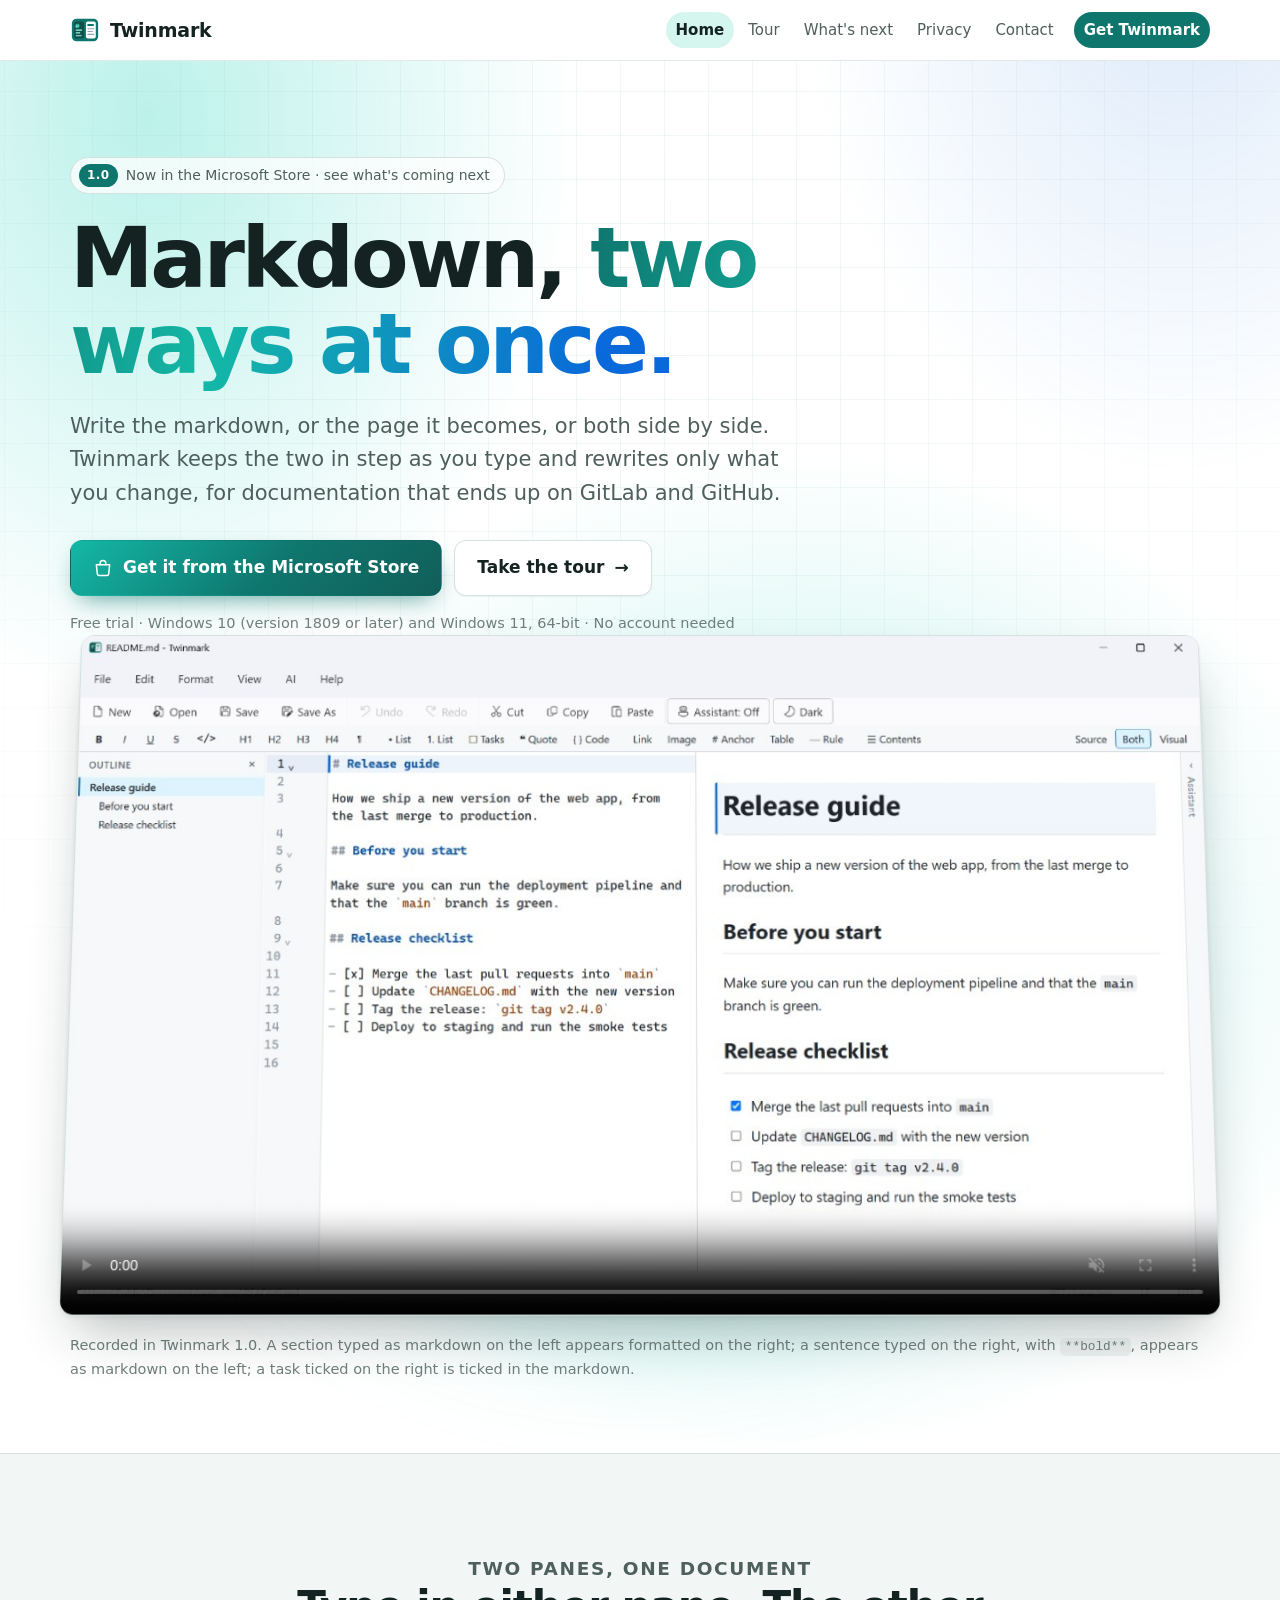
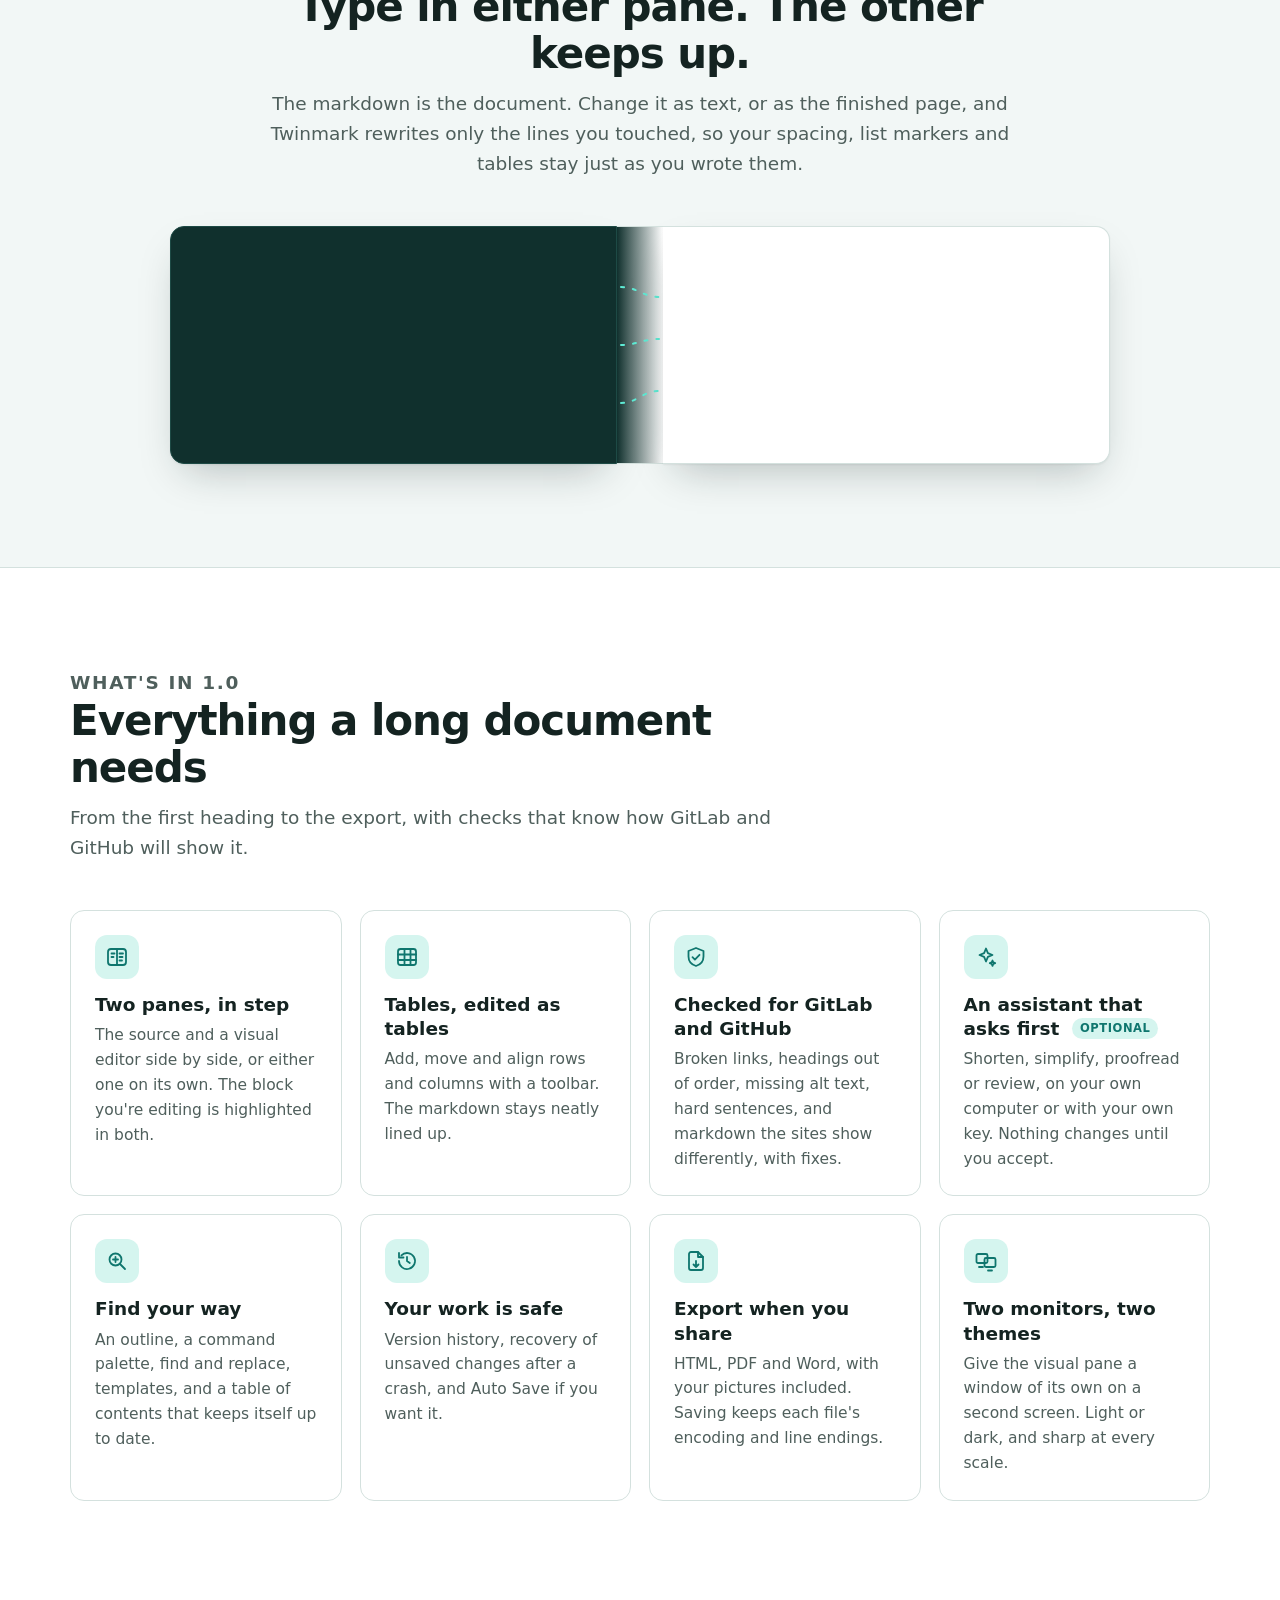
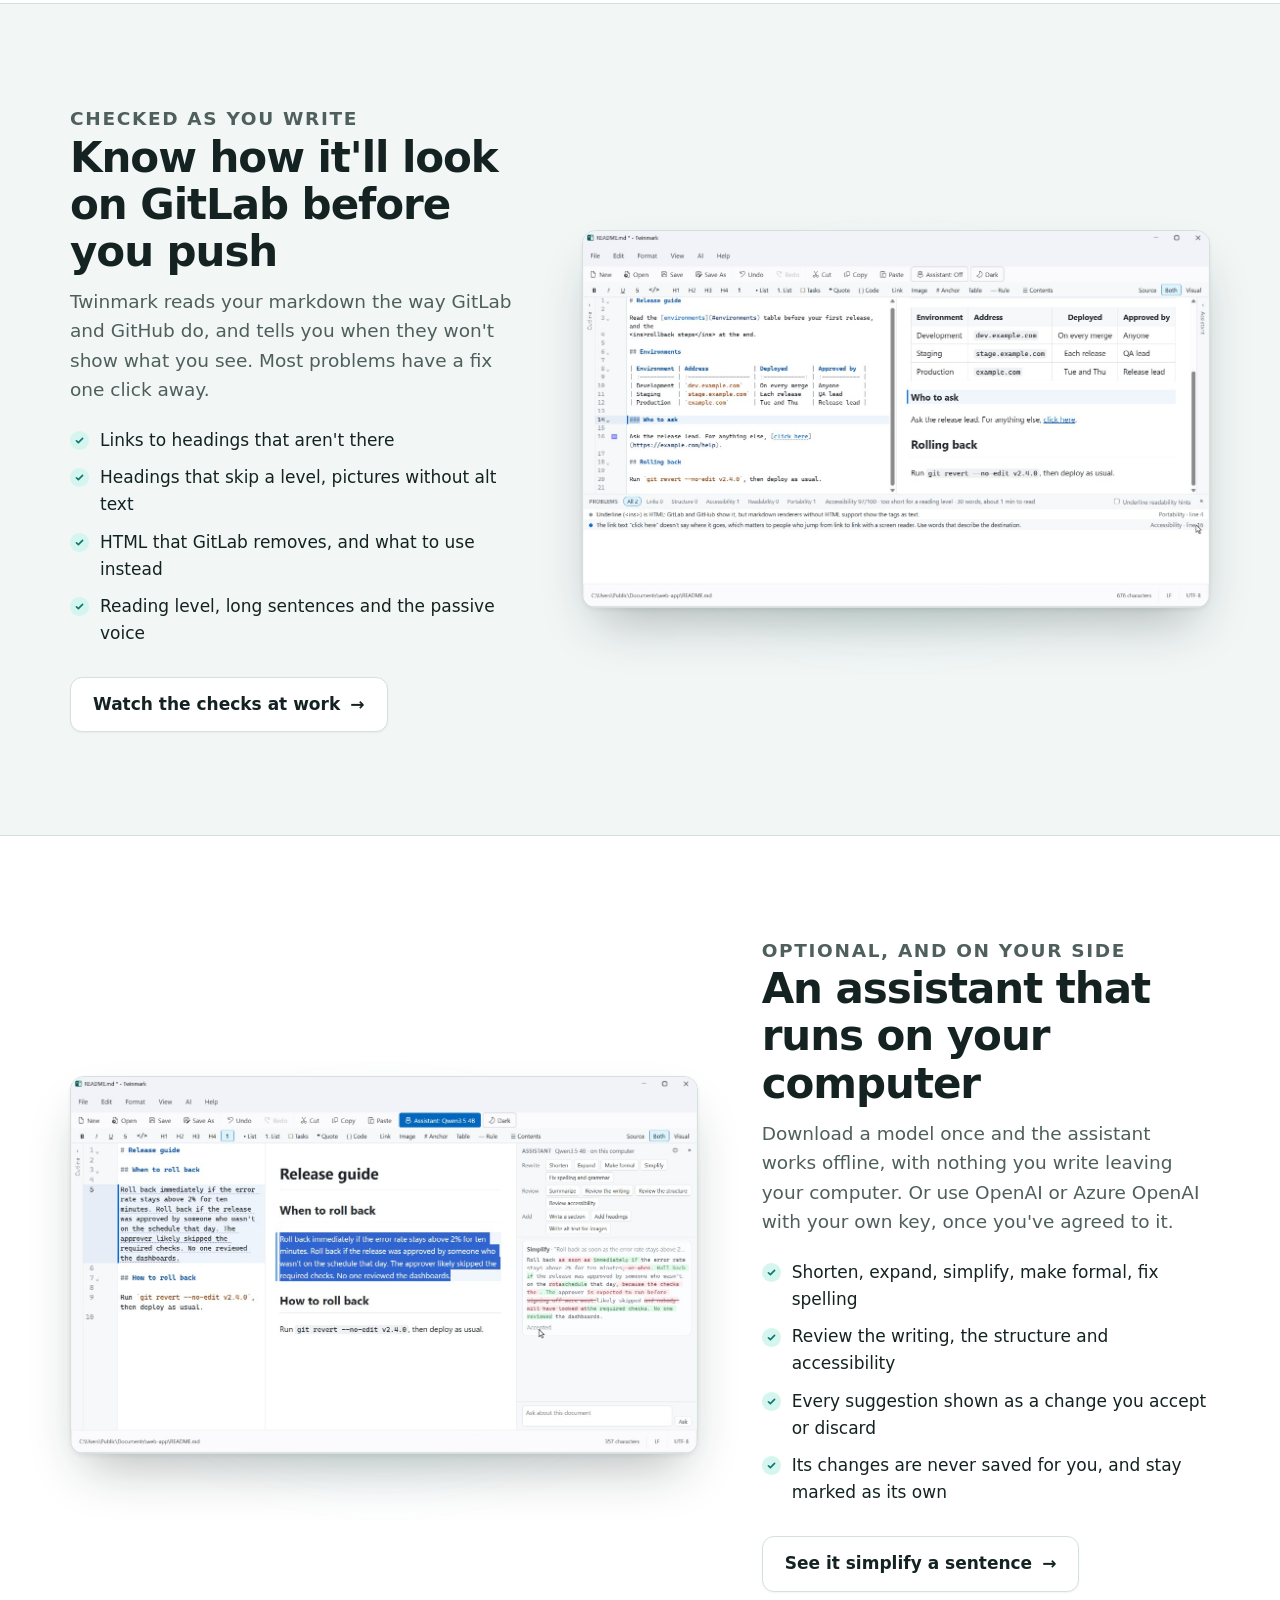
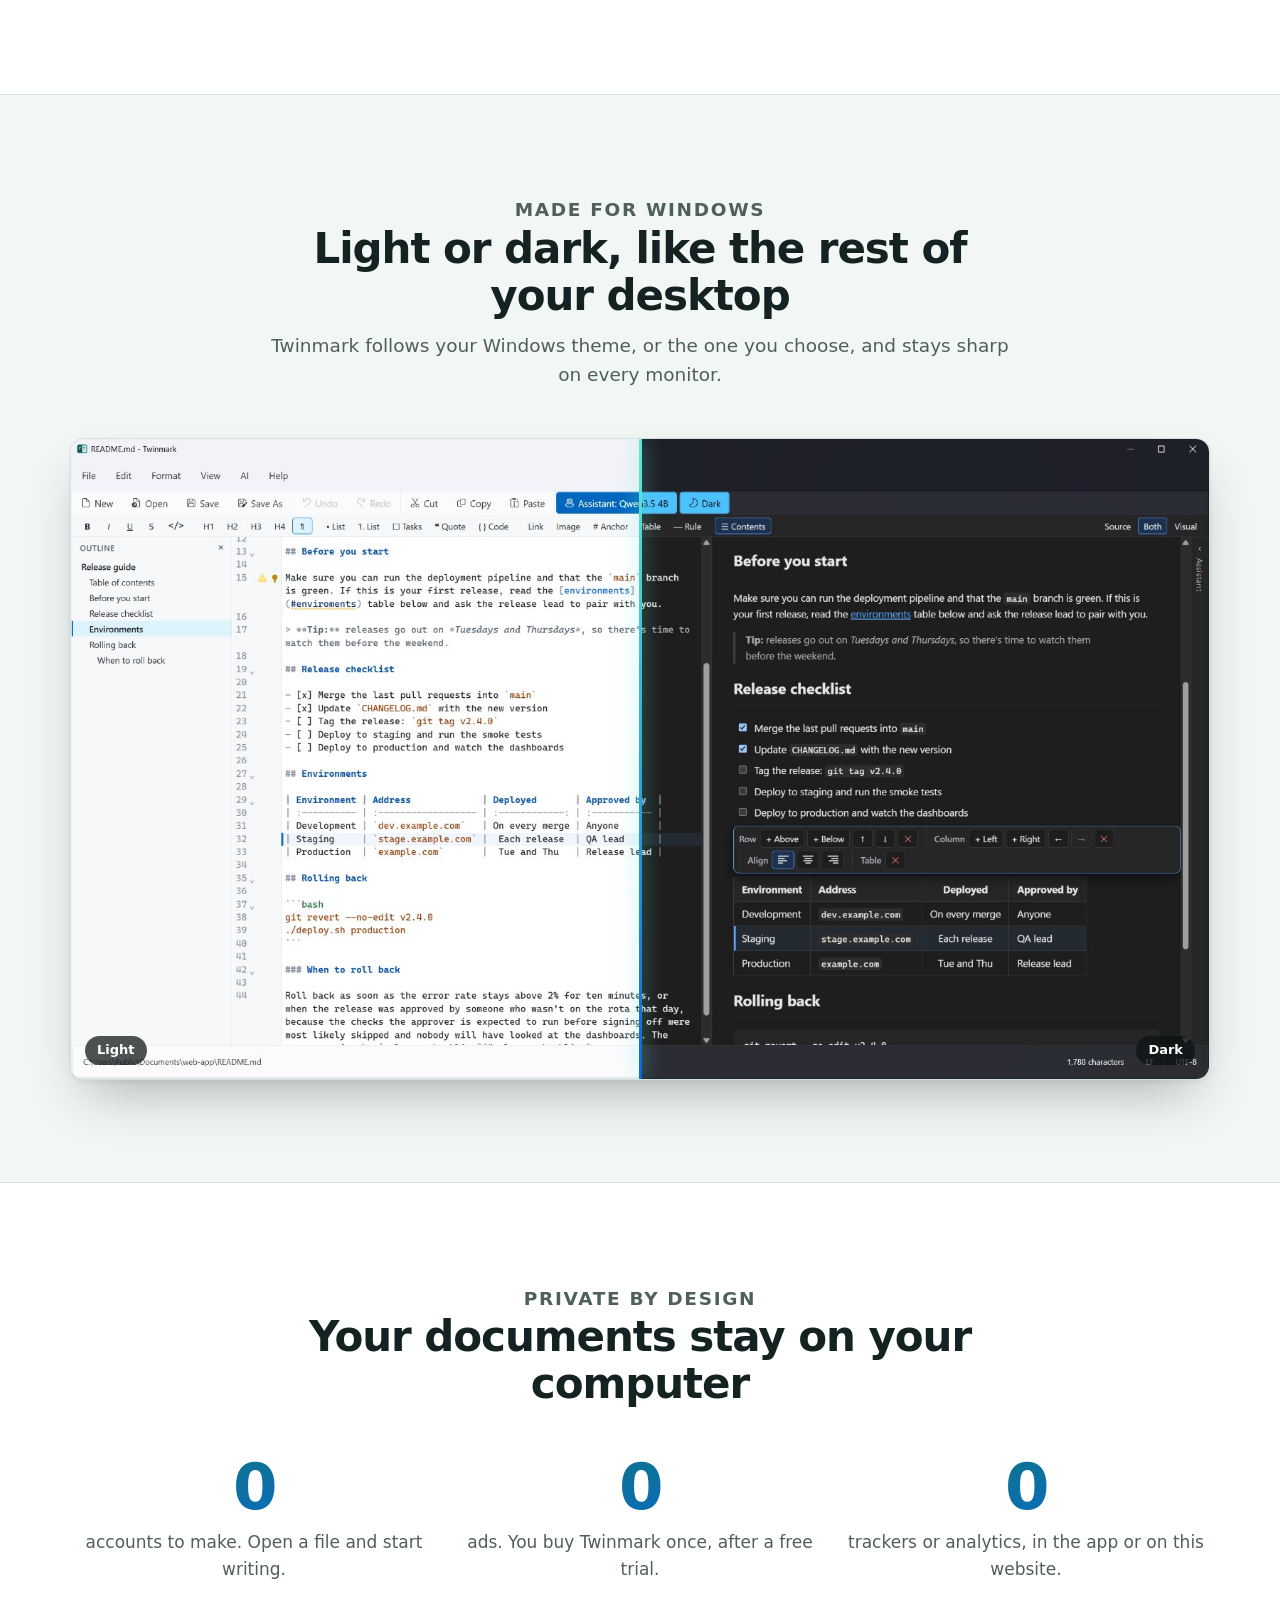
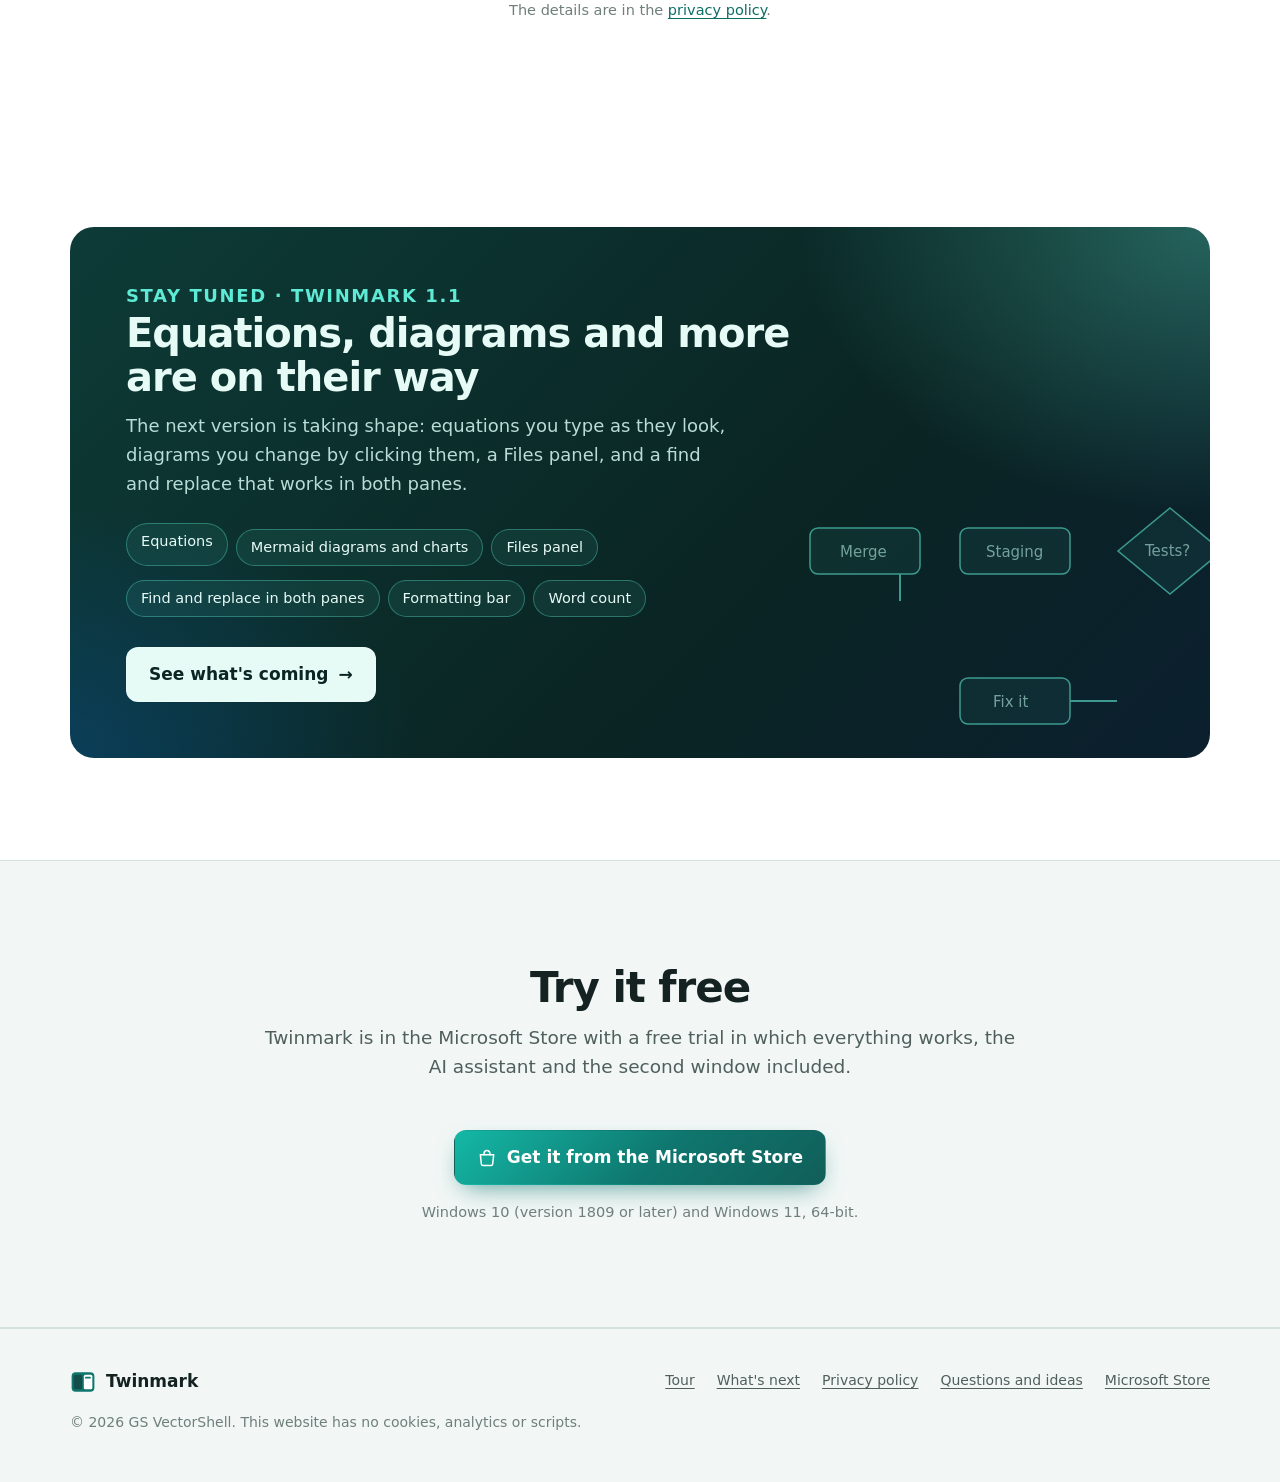
<file: index.html>
<!doctype html>
<html lang="en">
  <head>
    <meta charset="utf-8" />
    <meta name="viewport" content="width=device-width, initial-scale=1" />
    <title>Twinmark: a markdown editor for Windows</title>
    <meta name="description" content="Twinmark is a markdown editor for Windows with source and visual panes side by side, kept in step as you type. Made for documentation that ends up on GitLab and GitHub." />
    <meta name="theme-color" content="#0f766e" />
    <link rel="icon" href="logo.svg" type="image/svg+xml" />
    <link rel="icon" href="media/icon-48.png" sizes="48x48" type="image/png" />
    <link rel="apple-touch-icon" href="media/icon-256.png" />
    <meta property="og:type" content="website" />
    <meta property="og:site_name" content="Twinmark" />
    <meta property="og:title" content="Twinmark: markdown, two ways at once" />
    <meta property="og:description" content="A markdown editor for Windows with the source and a visual editor side by side, kept in step as you type." />
    <meta property="og:url" content="https://shargbgit.github.io/twinmark-site/" />
    <meta property="og:image" content="https://shargbgit.github.io/twinmark-site/media/social.jpg" />
    <meta property="og:image:width" content="1200" />
    <meta property="og:image:height" content="630" />
    <meta name="twitter:card" content="summary_large_image" />
    <link rel="stylesheet" href="style.css" />
  </head>
  <body>
    <a class="skip" href="#main">Skip to the content</a>
    <header>
      <a class="name" href="./">
        <svg viewBox="0 0 64 64" aria-hidden="true"><rect x="4" y="8" width="56" height="48" rx="10" fill="#0f766e" /><rect x="9" y="14" width="21" height="36" rx="4" fill="#134e4a" /><rect x="34" y="14" width="21" height="36" rx="4" fill="#fff" /><g fill="#99f6e4"><rect x="12" y="31" width="14" height="2.5" rx="1" /><rect x="12" y="37" width="10" height="2.5" rx="1" /><rect x="12" y="43" width="13" height="2.5" rx="1" /></g><rect x="37" y="19" width="14" height="4.5" rx="1" fill="#0f766e" /><g fill="#94a3b8"><rect x="37" y="28" width="15" height="2.5" rx="1" /><rect x="37" y="34" width="12" height="2.5" rx="1" /><rect x="37" y="40" width="15" height="2.5" rx="1" /></g><path d="M14.6 19.5l-1 7.5M17.8 19.5l-1 7.5M12.3 22h7M12 25h7" stroke="#5eead4" stroke-width="1.7" stroke-linecap="round" /></svg>
        Twinmark
      </a>
      <nav aria-label="Pages">
        <a href="./" aria-current="page">Home</a>
        <a href="tour.html">Tour</a>
        <a href="whats-next.html">What's next</a>
        <a href="privacy.html">Privacy</a>
        <a href="https://github.com/shargbgit/twinmark-site/issues">Contact</a>
        <a class="store" href="https://apps.microsoft.com/detail/9n55cl1nsf3v">Get Twinmark</a>
      </nav>
    </header>

    <main id="main" class="wide">
      <section class="hero" aria-labelledby="hero-title">
        <div class="hero-bg" aria-hidden="true"></div>
        <div class="inner">
          <a class="pill" href="whats-next.html"><b>1.0</b> Now in the Microsoft Store &middot; see what's coming next</a>
          <h1 id="hero-title">Markdown, <span class="grad">two ways at&nbsp;once.</span></h1>
          <p class="lead">
            Write the markdown, or the page it becomes, or both side by side. Twinmark keeps the two in step as you type
            and rewrites only what you change, for documentation that ends up on GitLab and GitHub.
          </p>
          <div class="actions">
            <a class="btn primary" href="https://apps.microsoft.com/detail/9n55cl1nsf3v">
              <svg viewBox="0 0 24 24" aria-hidden="true" fill="none" stroke="currentColor" stroke-width="1.8" stroke-linecap="round" stroke-linejoin="round"><path d="M4 8h16l-1.2 11.2a2 2 0 0 1-2 1.8H7.2a2 2 0 0 1-2-1.8z" /><path d="M8.5 8V6.5a3.5 3.5 0 0 1 7 0V8" /></svg>
              Get it from the Microsoft Store
            </a>
            <a class="btn" href="tour.html">Take the tour <span aria-hidden="true">&rarr;</span></a>
          </div>
          <p class="fineprint">Free trial &middot; Windows 10 (version 1809 or later) and Windows 11, 64-bit &middot; No account needed</p>

          <figure class="stage clip glow">
            <div class="window">
              <video class="motion" autoplay muted loop playsinline controls width="1280" height="768" poster="media/sync-poster.jpg" aria-label="Twinmark recorded while a section is written in the markdown pane and a sentence in the visual pane">
                <source src="media/sync-dark.mp4" type="video/mp4" media="(prefers-color-scheme: dark) and (prefers-reduced-motion: no-preference)" />
                <source src="media/sync.mp4" type="video/mp4" media="(prefers-reduced-motion: no-preference)" />
              </video>
              <picture class="still">
                <source srcset="media/sync-dark.jpg" media="(prefers-color-scheme: dark)" />
                <img src="media/sync.jpg" width="1280" height="768" alt="Twinmark with a release guide: markdown in the left pane, the same document formatted in the right pane." />
              </picture>
            </div>
            <figcaption>
              Recorded in Twinmark 1.0. A section typed as markdown on the left appears formatted on the right; a sentence
              typed on the right, with <code>**bold**</code>, appears as markdown on the left; a task ticked on the right is
              ticked in the markdown.
            </figcaption>
          </figure>
        </div>
      </section>

      <section class="band alt" aria-labelledby="twin-title">
        <div class="inner">
          <div class="section-head center reveal">
            <p class="eyebrow">Two panes, one document</p>
            <h2 id="twin-title">Type in either pane. The other keeps&nbsp;up.</h2>
            <p>
              The markdown is the document. Change it as text, or as the finished page, and Twinmark rewrites only the
              lines you touched, so your spacing, list markers and tables stay just as you wrote them.
            </p>
          </div>
          <div class="twin reveal" aria-hidden="true">
            <div class="pane src">
              <span class="ln" style="--n: 15; --anim: l1"><span class="m">#</span> Release guide</span>
              <span class="ln" style="--n: 20; --anim: l2">Ship on <span class="m">**</span>Tuesdays<span class="m">**</span>.</span>
              <span class="ln" style="--n: 24; --anim: l3"><span class="m">- [x]</span> Merge into <span class="m">`</span>main<span class="m">`</span></span>
              <span class="ln" style="--n: 18; --anim: l4"><span class="m">- [ ]</span> Tag <span class="m">`</span>v2.4.0<span class="m">`</span></span>
            </div>
            <div class="bridge"><svg viewBox="0 0 46 236" preserveAspectRatio="none"><path d="M4 60 C 20 60, 26 70, 42 70" /><path d="M4 118 C 20 118, 26 112, 42 112" /><path d="M4 176 C 20 176, 26 164, 42 164" /></svg></div>
            <div class="pane page">
              <div class="h" style="--anim: r1">Release guide</div>
              <p style="--anim: r2">Ship on <b>Tuesdays</b>.</p>
              <div class="task" style="--anim: r3"><i class="on"></i> Merge into <code>main</code></div>
              <div class="task" style="--anim: r4"><i></i> Tag <code>v2.4.0</code></div>
            </div>
          </div>
        </div>
      </section>

      <section class="band" aria-labelledby="features-title">
        <div class="inner">
          <div class="section-head reveal">
            <p class="eyebrow">What's in 1.0</p>
            <h2 id="features-title">Everything a long document needs</h2>
            <p>From the first heading to the export, with checks that know how GitLab and GitHub will show it.</p>
          </div>
          <div class="cards">
            <article class="card reveal">
              <div class="icon"><svg viewBox="0 0 24 24" aria-hidden="true"><rect x="3" y="4" width="18" height="16" rx="3" /><path d="M12 4v16M6.5 8.5h3M6.5 12h2M14.5 8.5h3.5M14.5 12h3M14.5 15.5h2.5" /></svg></div>
              <h3><a class="cover" href="tour.html#panes">Two panes, in step</a></h3>
              <p>The source and a visual editor side by side, or either one on its own. The block you're editing is highlighted in both.</p>
            </article>
            <article class="card reveal">
              <div class="icon"><svg viewBox="0 0 24 24" aria-hidden="true"><rect x="3" y="4" width="18" height="16" rx="2.5" /><path d="M3 9.5h18M3 15h18M9.5 4v16M15.5 4v16" /></svg></div>
              <h3><a class="cover" href="tour.html#tables">Tables, edited as tables</a></h3>
              <p>Add, move and align rows and columns with a toolbar. The markdown stays neatly lined up.</p>
            </article>
            <article class="card reveal">
              <div class="icon"><svg viewBox="0 0 24 24" aria-hidden="true"><path d="M12 3l7.5 3v5.5c0 4.6-3.2 8.2-7.5 9.5-4.3-1.3-7.5-4.9-7.5-9.5V6z" /><path d="M8.5 12.2l2.4 2.4 4.6-4.8" /></svg></div>
              <h3><a class="cover" href="tour.html#checks">Checked for GitLab and GitHub</a></h3>
              <p>Broken links, headings out of order, missing alt text, hard sentences, and markdown the sites show differently, with fixes.</p>
            </article>
            <article class="card reveal">
              <div class="icon"><svg viewBox="0 0 24 24" aria-hidden="true"><path d="M12 3.5l1.9 4.6 4.6 1.9-4.6 1.9L12 16.5l-1.9-4.6L5.5 10l4.6-1.9z" /><path d="M18.5 15.5l.8 1.9 1.9.8-1.9.8-.8 1.9-.8-1.9-1.9-.8 1.9-.8z" /></svg></div>
              <h3><a class="cover" href="tour.html#assistant">An assistant that asks first</a> <span class="tag">Optional</span></h3>
              <p>Shorten, simplify, proofread or review, on your own computer or with your own key. Nothing changes until you accept.</p>
            </article>
            <article class="card reveal">
              <div class="icon"><svg viewBox="0 0 24 24" aria-hidden="true"><circle cx="10.5" cy="10.5" r="6" /><path d="M15 15l5 5M8 10.5h5M10.5 8v5" /></svg></div>
              <h3><a class="cover" href="tour.html#palette">Find your way</a></h3>
              <p>An outline, a command palette, find and replace, templates, and a table of contents that keeps itself up to date.</p>
            </article>
            <article class="card reveal">
              <div class="icon"><svg viewBox="0 0 24 24" aria-hidden="true"><path d="M4 12a8 8 0 1 0 2.4-5.7" /><path d="M4 4v4.5h4.5M12 8v4l2.8 2" /></svg></div>
              <h3><a class="cover" href="tour.html#safe">Your work is safe</a></h3>
              <p>Version history, recovery of unsaved changes after a crash, and Auto Save if you want it.</p>
            </article>
            <article class="card reveal">
              <div class="icon"><svg viewBox="0 0 24 24" aria-hidden="true"><path d="M14 3H7a2 2 0 0 0-2 2v14a2 2 0 0 0 2 2h10a2 2 0 0 0 2-2V8z" /><path d="M14 3v5h5M12 18v-6M9.5 15.5L12 18l2.5-2.5" /></svg></div>
              <h3><a class="cover" href="tour.html#safe">Export when you share</a></h3>
              <p>HTML, PDF and Word, with your pictures included. Saving keeps each file's encoding and line endings.</p>
            </article>
            <article class="card reveal">
              <div class="icon"><svg viewBox="0 0 24 24" aria-hidden="true"><rect x="2.5" y="5" width="11" height="9" rx="1.5" /><rect x="10.5" y="9" width="11" height="9" rx="1.5" /><path d="M5 18h4M14 21.5h4" /></svg></div>
              <h3><a class="cover" href="tour.html#more">Two monitors, two themes</a></h3>
              <p>Give the visual pane a window of its own on a second screen. Light or dark, and sharp at every scale.</p>
            </article>
          </div>
        </div>
      </section>

      <section class="band alt" aria-labelledby="checks-title">
        <div class="inner split">
          <div class="reveal">
            <p class="eyebrow">Checked as you write</p>
            <h2 id="checks-title">Know how it'll look on GitLab before you push</h2>
            <p>
              Twinmark reads your markdown the way GitLab and GitHub do, and tells you when they won't show what you see.
              Most problems have a fix one click away.
            </p>
            <ul class="ticks">
              <li>Links to headings that aren't there</li>
              <li>Headings that skip a level, pictures without alt text</li>
              <li>HTML that GitLab removes, and what to use instead</li>
              <li>Reading level, long sentences and the passive voice</li>
            </ul>
            <div class="actions"><a class="btn" href="tour.html#checks">Watch the checks at work <span aria-hidden="true">&rarr;</span></a></div>
          </div>
          <figure class="clip glow reveal">
            <div class="window"><img src="media/checks.jpg" width="1280" height="768" loading="lazy" alt="Twinmark's problems panel under the two panes, after its fixes: the link now goes to the Environments heading, and the underline is written the way GitLab keeps it." /></div>
          </figure>
        </div>
      </section>

      <section class="band" aria-labelledby="ai-title">
        <div class="inner split flip">
          <div class="reveal">
            <p class="eyebrow">Optional, and on your side</p>
            <h2 id="ai-title">An assistant that runs on your computer</h2>
            <p>
              Download a model once and the assistant works offline, with nothing you write leaving your computer. Or use
              OpenAI or Azure OpenAI with your own key, once you've agreed to it.
            </p>
            <ul class="ticks">
              <li>Shorten, expand, simplify, make formal, fix spelling</li>
              <li>Review the writing, the structure and accessibility</li>
              <li>Every suggestion shown as a change you accept or discard</li>
              <li>Its changes are never saved for you, and stay marked as its own</li>
            </ul>
            <div class="actions"><a class="btn" href="tour.html#assistant">See it simplify a sentence <span aria-hidden="true">&rarr;</span></a></div>
          </div>
          <figure class="clip glow reveal">
            <div class="window"><img src="media/assistant.jpg" width="1280" height="768" loading="lazy" alt="Twinmark's assistant panel beside the document, after the long sentence it simplified was accepted into the document." /></div>
          </figure>
        </div>
      </section>

      <section class="band alt" aria-labelledby="themes-title">
        <div class="inner">
          <div class="section-head center reveal">
            <p class="eyebrow">Made for Windows</p>
            <h2 id="themes-title">Light or dark, like the rest of your desktop</h2>
            <p>Twinmark follows your Windows theme, or the one you choose, and stays sharp on every monitor.</p>
          </div>
          <div class="window themes reveal">
            <img src="media/panes-light.jpg" width="1600" height="900" loading="lazy" alt="Twinmark in its light and dark themes, a line moving between them: the same release guide, with a table toolbar over a table in the visual pane." />
            <img class="over" src="media/panes-dark.jpg" width="1600" height="900" loading="lazy" alt="" />
            <span class="seam" aria-hidden="true"></span>
            <span class="label l" aria-hidden="true">Light</span>
            <span class="label r" aria-hidden="true">Dark</span>
          </div>
        </div>
      </section>

      <section class="band" aria-labelledby="promise-title">
        <div class="inner">
          <div class="section-head center reveal">
            <p class="eyebrow">Private by design</p>
            <h2 id="promise-title">Your documents stay on your computer</h2>
          </div>
          <div class="promise reveal">
            <div><span class="big">0</span><p>accounts to make. Open a file and start writing.</p></div>
            <div><span class="big">0</span><p>ads. You buy Twinmark once, after a free trial.</p></div>
            <div><span class="big">0</span><p>trackers or analytics, in the app or on this website.</p></div>
          </div>
          <p class="center fineprint">The details are in the <a href="privacy.html">privacy policy</a>.</p>
        </div>
      </section>

      <section class="band" aria-labelledby="soon-title">
        <div class="inner">
          <div class="soon reveal">
            <svg class="art" viewBox="0 0 440 300" aria-hidden="true">
              <rect class="box" x="20" y="40" width="110" height="46" rx="8" /><text x="50" y="69">Merge</text>
              <rect class="box" x="170" y="40" width="110" height="46" rx="8" /><text x="196" y="69">Staging</text>
              <path class="box" d="M380 20l52 43-52 43-52-43z" /><text x="355" y="68">Tests?</text>
              <rect class="box" x="170" y="190" width="110" height="46" rx="8" /><text x="203" y="219">Fix it</text>
              <path class="wire" d="M130 63h40" /><path class="wire w2" d="M280 63h48" /><path class="wire w3" d="M380 106v107H280M170 213h-60V86" />
            </svg>
            <p class="eyebrow">Stay tuned &middot; Twinmark 1.1</p>
            <h2 id="soon-title">Equations, diagrams and more are on their way</h2>
            <p>The next version is taking shape: equations you type as they look, diagrams you change by clicking them, a Files panel, and a find and replace that works in both panes.</p>
            <ul class="chips">
              <li>Equations</li>
              <li>Mermaid diagrams and charts</li>
              <li>Files panel</li>
              <li>Find and replace in both panes</li>
              <li>Formatting bar</li>
              <li>Word count</li>
            </ul>
            <div class="actions"><a class="btn" href="whats-next.html">See what's coming <span aria-hidden="true">&rarr;</span></a></div>
          </div>
        </div>
      </section>

      <section class="band alt" aria-labelledby="get-title">
        <div class="inner center reveal">
          <div class="section-head center">
            <h2 id="get-title">Try it free</h2>
            <p>Twinmark is in the Microsoft Store with a free trial in which everything works, the AI assistant and the second window included.</p>
          </div>
          <div class="actions">
            <a class="btn primary" href="https://apps.microsoft.com/detail/9n55cl1nsf3v">
              <svg viewBox="0 0 24 24" aria-hidden="true" fill="none" stroke="currentColor" stroke-width="1.8" stroke-linecap="round" stroke-linejoin="round"><path d="M4 8h16l-1.2 11.2a2 2 0 0 1-2 1.8H7.2a2 2 0 0 1-2-1.8z" /><path d="M8.5 8V6.5a3.5 3.5 0 0 1 7 0V8" /></svg>
              Get it from the Microsoft Store
            </a>
          </div>
          <p class="fineprint">Windows 10 (version 1809 or later) and Windows 11, 64-bit.</p>
        </div>
      </section>
    </main>

    <footer class="wide">
      <div class="foot">
        <div>
          <a class="name" href="./">
            <svg viewBox="0 0 64 64" aria-hidden="true"><rect x="4" y="8" width="56" height="48" rx="10" fill="#0f766e" /><rect x="9" y="14" width="21" height="36" rx="4" fill="#134e4a" /><rect x="34" y="14" width="21" height="36" rx="4" fill="#fff" /><rect x="37" y="19" width="14" height="4.5" rx="1" fill="#0f766e" /></svg>
            Twinmark
          </a>
          <p>&copy; 2026 GS VectorShell. This website has no cookies, analytics or scripts.</p>
        </div>
        <ul>
          <li><a href="tour.html">Tour</a></li>
          <li><a href="whats-next.html">What's next</a></li>
          <li><a href="privacy.html">Privacy policy</a></li>
          <li><a href="https://github.com/shargbgit/twinmark-site/issues">Questions and ideas</a></li>
          <li><a href="https://apps.microsoft.com/detail/9n55cl1nsf3v">Microsoft Store</a></li>
        </ul>
      </div>
    </footer>
  </body>
</html>
</file>
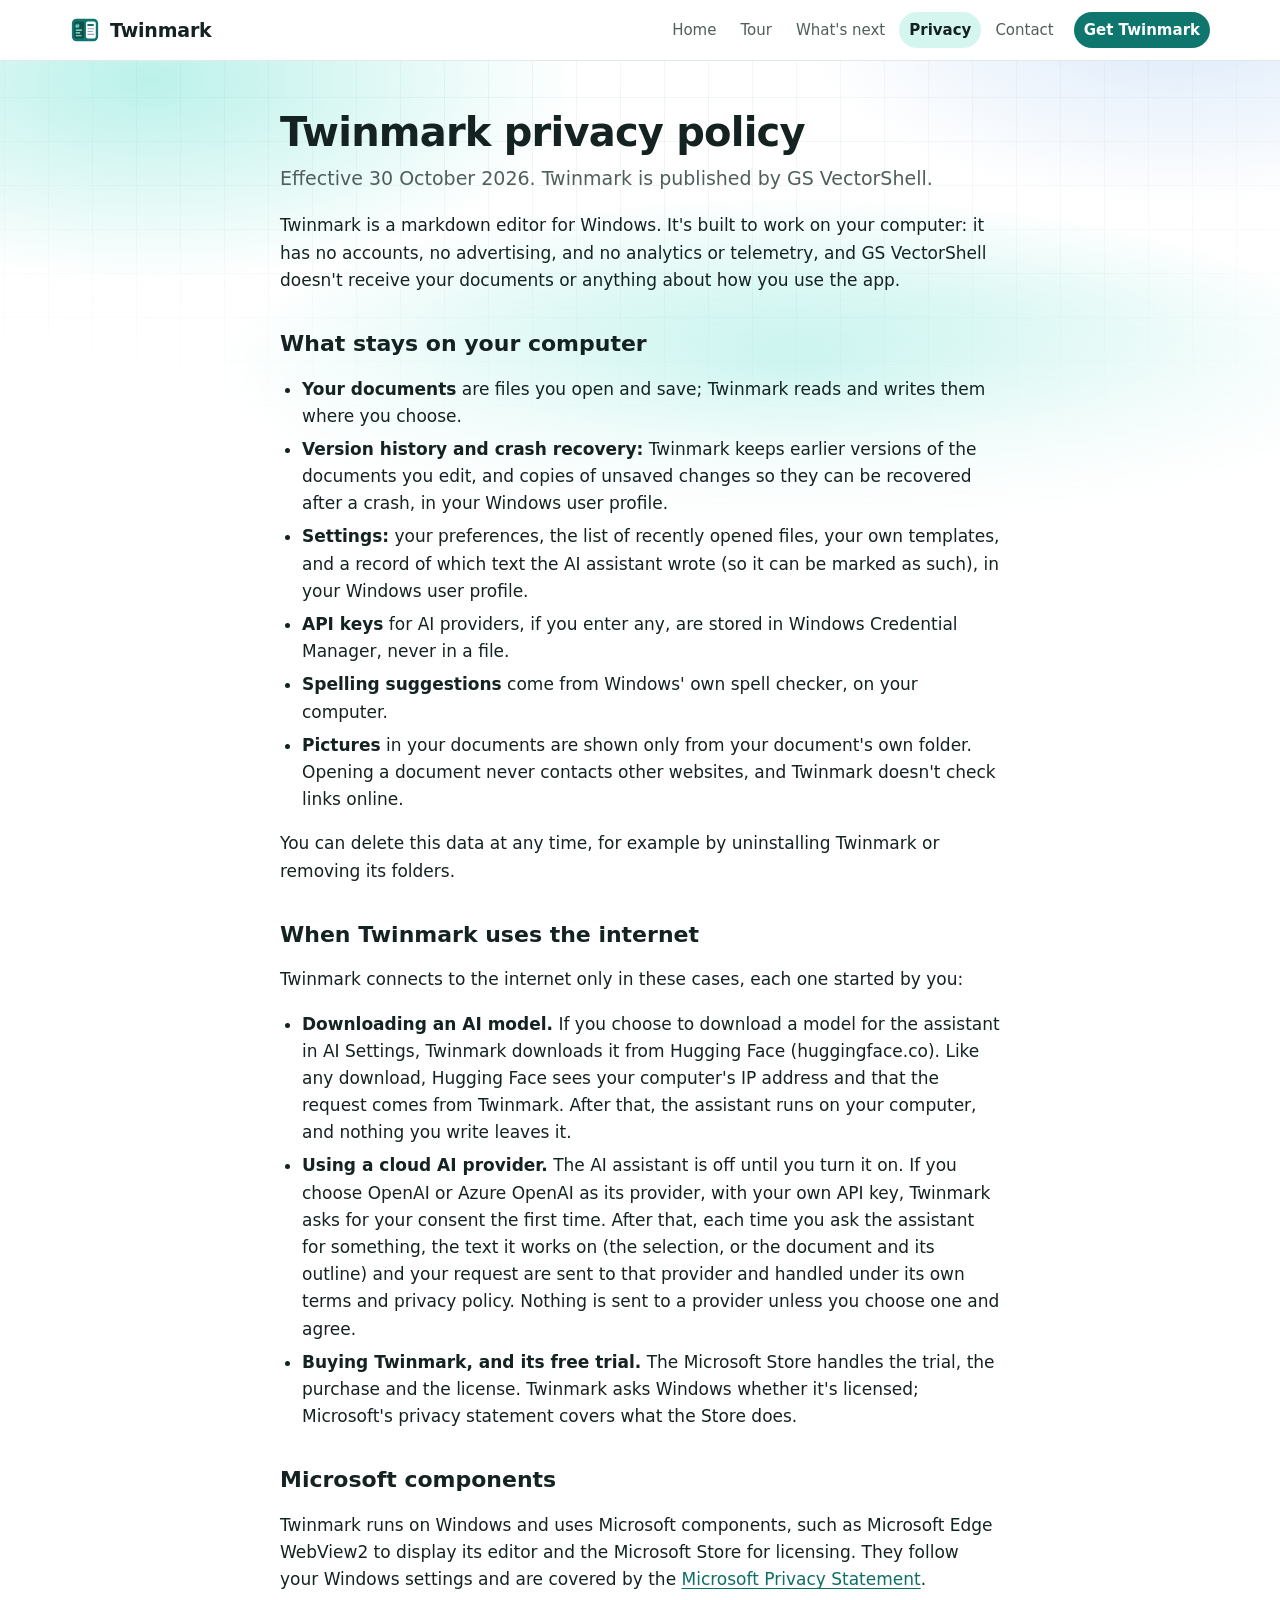
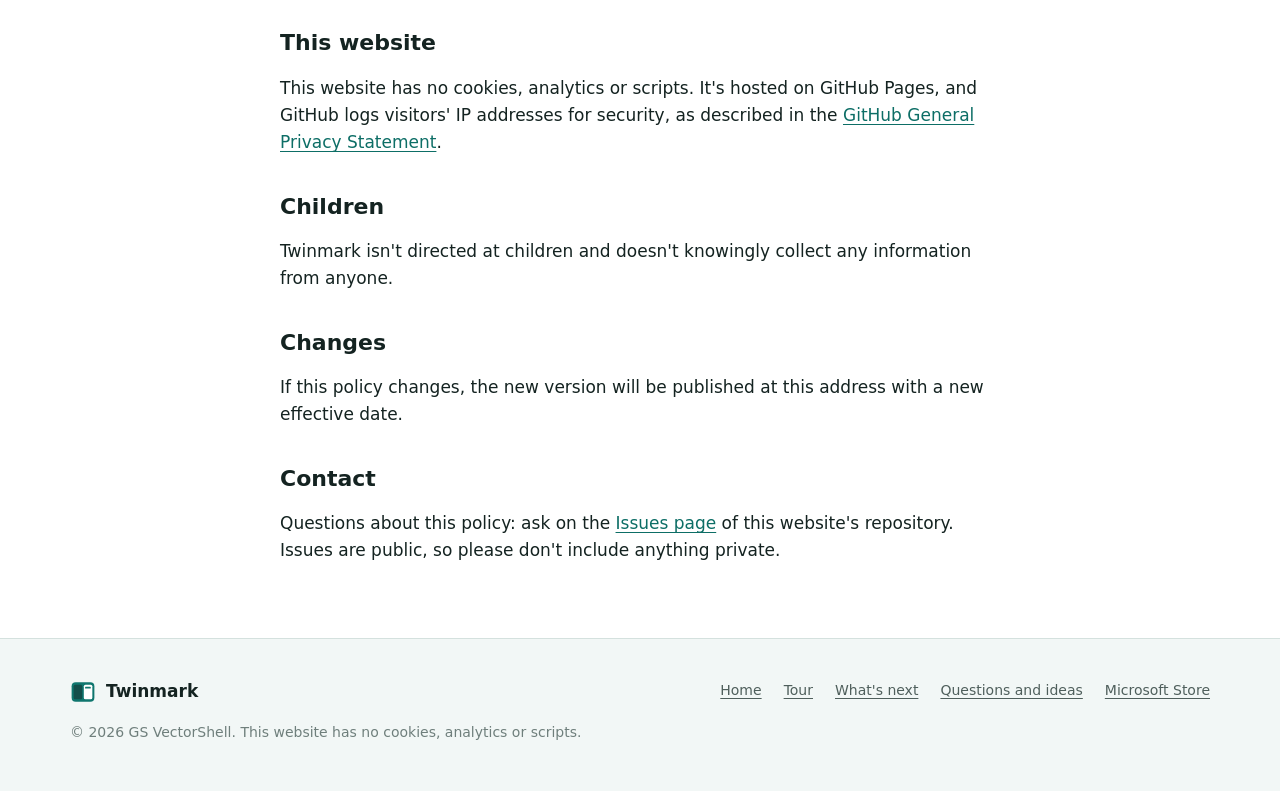
<file: privacy.html>
<!doctype html>
<html lang="en">
  <head>
    <meta charset="utf-8" />
    <meta name="viewport" content="width=device-width, initial-scale=1" />
    <title>Twinmark privacy policy</title>
    <meta name="description" content="How Twinmark, a markdown editor for Windows, handles your information." />
    <meta name="theme-color" content="#0f766e" />
    <link rel="icon" href="logo.svg" type="image/svg+xml" />
    <link rel="icon" href="media/icon-48.png" sizes="48x48" type="image/png" />
    <link rel="apple-touch-icon" href="media/icon-256.png" />
    <link rel="stylesheet" href="style.css" />
  </head>
  <body>
    <a class="skip" href="#main">Skip to the content</a>
    <header>
      <a class="name" href="./">
        <svg viewBox="0 0 64 64" aria-hidden="true"><rect x="4" y="8" width="56" height="48" rx="10" fill="#0f766e" /><rect x="9" y="14" width="21" height="36" rx="4" fill="#134e4a" /><rect x="34" y="14" width="21" height="36" rx="4" fill="#fff" /><g fill="#99f6e4"><rect x="12" y="31" width="14" height="2.5" rx="1" /><rect x="12" y="37" width="10" height="2.5" rx="1" /><rect x="12" y="43" width="13" height="2.5" rx="1" /></g><rect x="37" y="19" width="14" height="4.5" rx="1" fill="#0f766e" /><g fill="#94a3b8"><rect x="37" y="28" width="15" height="2.5" rx="1" /><rect x="37" y="34" width="12" height="2.5" rx="1" /><rect x="37" y="40" width="15" height="2.5" rx="1" /></g><path d="M14.6 19.5l-1 7.5M17.8 19.5l-1 7.5M12.3 22h7M12 25h7" stroke="#5eead4" stroke-width="1.7" stroke-linecap="round" /></svg>
        Twinmark
      </a>
      <nav aria-label="Pages">
        <a href="./">Home</a>
        <a href="tour.html">Tour</a>
        <a href="whats-next.html">What's next</a>
        <a href="privacy.html" aria-current="page">Privacy</a>
        <a href="https://github.com/shargbgit/twinmark-site/issues">Contact</a>
        <a class="store" href="https://apps.microsoft.com/detail/9n55cl1nsf3v">Get Twinmark</a>
      </nav>
    </header>
    <div class="page-glow" aria-hidden="true"><div class="hero-bg"></div></div>
    <main id="main">
      <h1>Twinmark privacy policy</h1>
      <p class="lead">Effective 30 October 2026. Twinmark is published by GS VectorShell.</p>

      <p>
        Twinmark is a markdown editor for Windows. It's built to work on your computer: it has no accounts, no
        advertising, and no analytics or telemetry, and GS VectorShell doesn't receive your documents or anything
        about how you use the app.
      </p>

      <h2>What stays on your computer</h2>
      <ul>
        <li><strong>Your documents</strong> are files you open and save; Twinmark reads and writes them where you choose.</li>
        <li>
          <strong>Version history and crash recovery:</strong> Twinmark keeps earlier versions of the documents you edit,
          and copies of unsaved changes so they can be recovered after a crash, in your Windows user profile.
        </li>
        <li>
          <strong>Settings:</strong> your preferences, the list of recently opened files, your own templates, and a record
          of which text the AI assistant wrote (so it can be marked as such), in your Windows user profile.
        </li>
        <li><strong>API keys</strong> for AI providers, if you enter any, are stored in Windows Credential Manager, never in a file.</li>
        <li><strong>Spelling suggestions</strong> come from Windows' own spell checker, on your computer.</li>
        <li>
          <strong>Pictures</strong> in your documents are shown only from your document's own folder. Opening a document
          never contacts other websites, and Twinmark doesn't check links online.
        </li>
      </ul>
      <p>You can delete this data at any time, for example by uninstalling Twinmark or removing its folders.</p>

      <h2>When Twinmark uses the internet</h2>
      <p>Twinmark connects to the internet only in these cases, each one started by you:</p>
      <ul>
        <li>
          <strong>Downloading an AI model.</strong> If you choose to download a model for the assistant in AI Settings,
          Twinmark downloads it from Hugging Face (huggingface.co). Like any download, Hugging Face sees your
          computer's IP address and that the request comes from Twinmark. After that, the assistant runs on your
          computer, and nothing you write leaves it.
        </li>
        <li>
          <strong>Using a cloud AI provider.</strong> The AI assistant is off until you turn it on. If you choose OpenAI or
          Azure OpenAI as its provider, with your own API key, Twinmark asks for your consent the first time. After
          that, each time you ask the assistant for something, the text it works on (the selection, or the document
          and its outline) and your request are sent to that provider and handled under its own terms and privacy
          policy. Nothing is sent to a provider unless you choose one and agree.
        </li>
        <li>
          <strong>Buying Twinmark, and its free trial.</strong> The Microsoft Store handles the trial, the purchase and the
          license. Twinmark asks Windows whether it's licensed; Microsoft's privacy statement covers what the Store does.
        </li>
      </ul>

      <h2>Microsoft components</h2>
      <p>
        Twinmark runs on Windows and uses Microsoft components, such as Microsoft Edge WebView2 to display its editor
        and the Microsoft Store for licensing. They follow your Windows settings and are covered by the
        <a href="https://privacy.microsoft.com/privacystatement">Microsoft Privacy Statement</a>.
      </p>

      <h2>This website</h2>
      <p>
        This website has no cookies, analytics or scripts. It's hosted on GitHub Pages, and GitHub logs visitors' IP
        addresses for security, as described in the
        <a href="https://docs.github.com/en/site-policy/privacy-policies/github-general-privacy-statement">GitHub General Privacy Statement</a>.
      </p>

      <h2>Children</h2>
      <p>Twinmark isn't directed at children and doesn't knowingly collect any information from anyone.</p>

      <h2>Changes</h2>
      <p>If this policy changes, the new version will be published at this address with a new effective date.</p>

      <h2>Contact</h2>
      <p>
        Questions about this policy: ask on the <a href="https://github.com/shargbgit/twinmark-site/issues">Issues page</a>
        of this website's repository. Issues are public, so please don't include anything private.
      </p>
    </main>
    <footer class="wide">
      <div class="foot">
        <div>
          <a class="name" href="./">
            <svg viewBox="0 0 64 64" aria-hidden="true"><rect x="4" y="8" width="56" height="48" rx="10" fill="#0f766e" /><rect x="9" y="14" width="21" height="36" rx="4" fill="#134e4a" /><rect x="34" y="14" width="21" height="36" rx="4" fill="#fff" /><rect x="37" y="19" width="14" height="4.5" rx="1" fill="#0f766e" /></svg>
            Twinmark
          </a>
          <p>&copy; 2026 GS VectorShell. This website has no cookies, analytics or scripts.</p>
        </div>
        <ul>
          <li><a href="./">Home</a></li>
          <li><a href="tour.html">Tour</a></li>
          <li><a href="whats-next.html">What's next</a></li>
          <li><a href="https://github.com/shargbgit/twinmark-site/issues">Questions and ideas</a></li>
          <li><a href="https://apps.microsoft.com/detail/9n55cl1nsf3v">Microsoft Store</a></li>
        </ul>
      </div>
    </footer>
  </body>
</html>
</file>
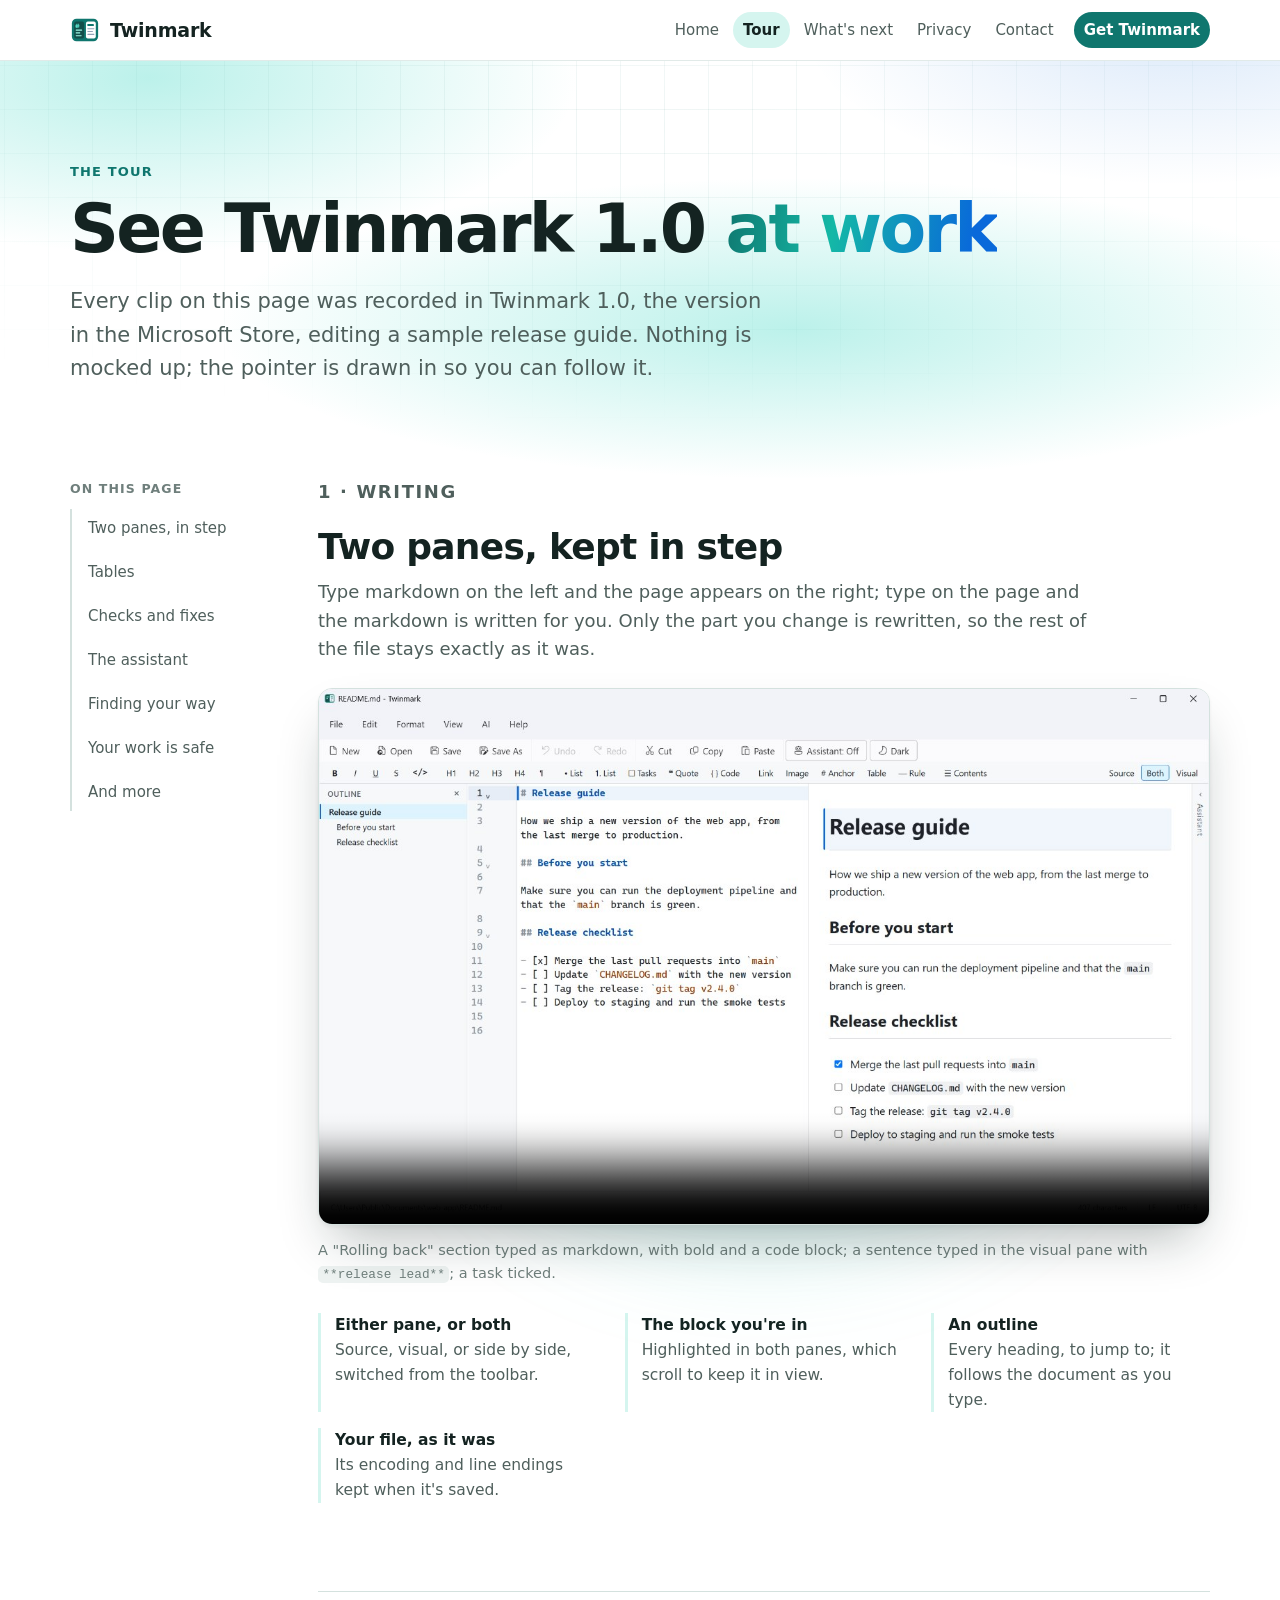
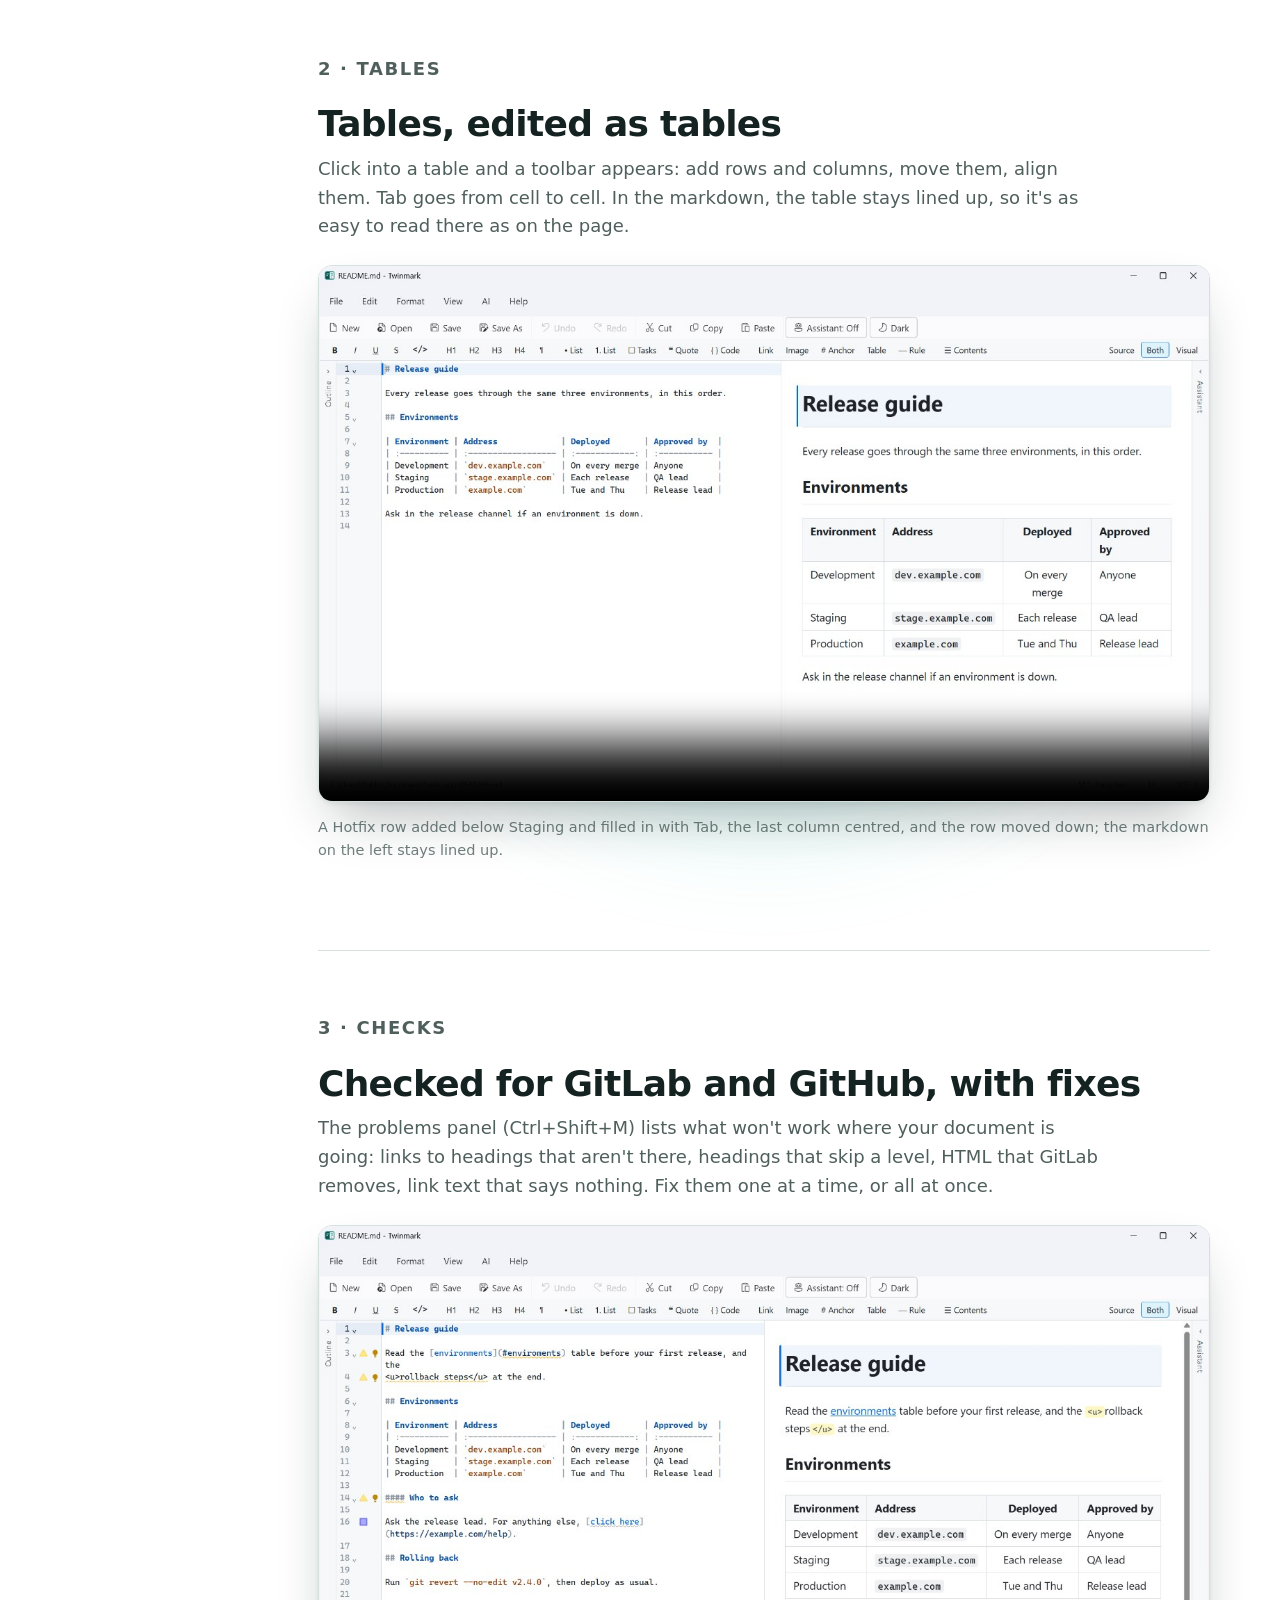
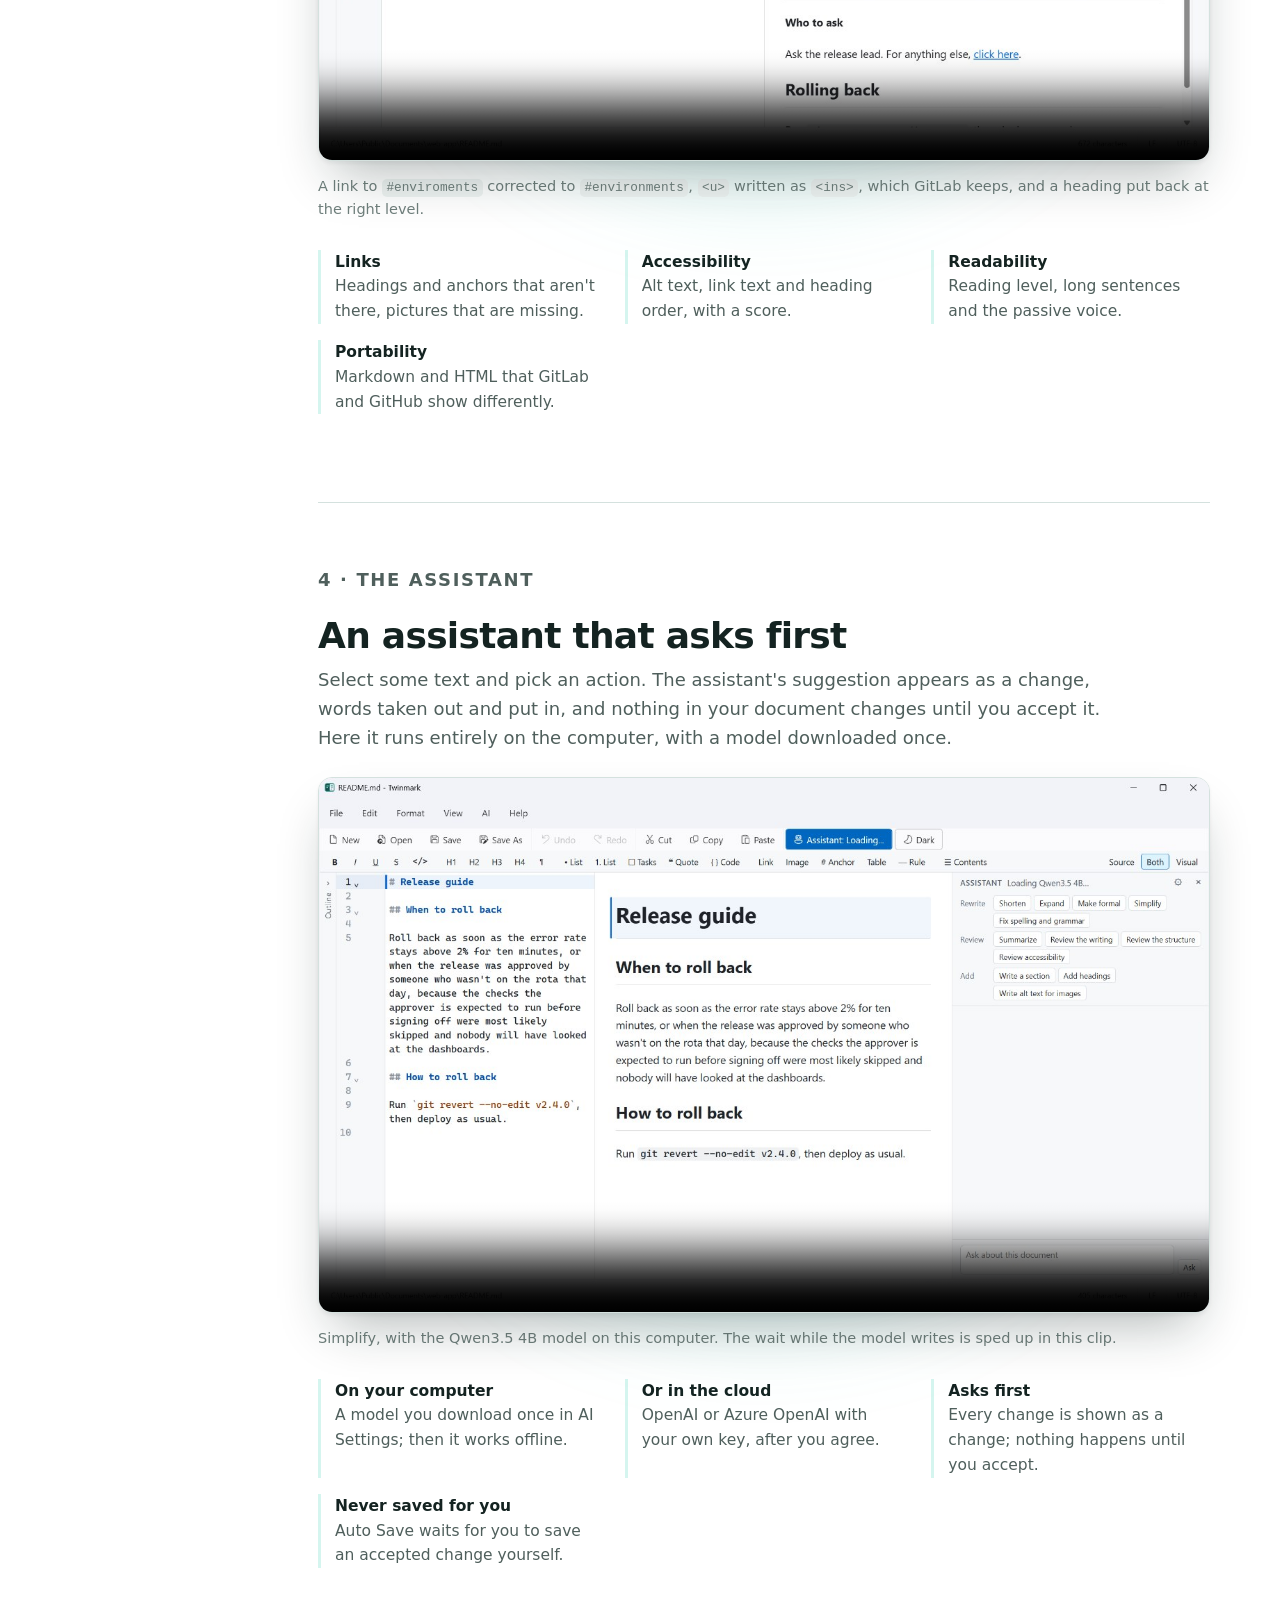
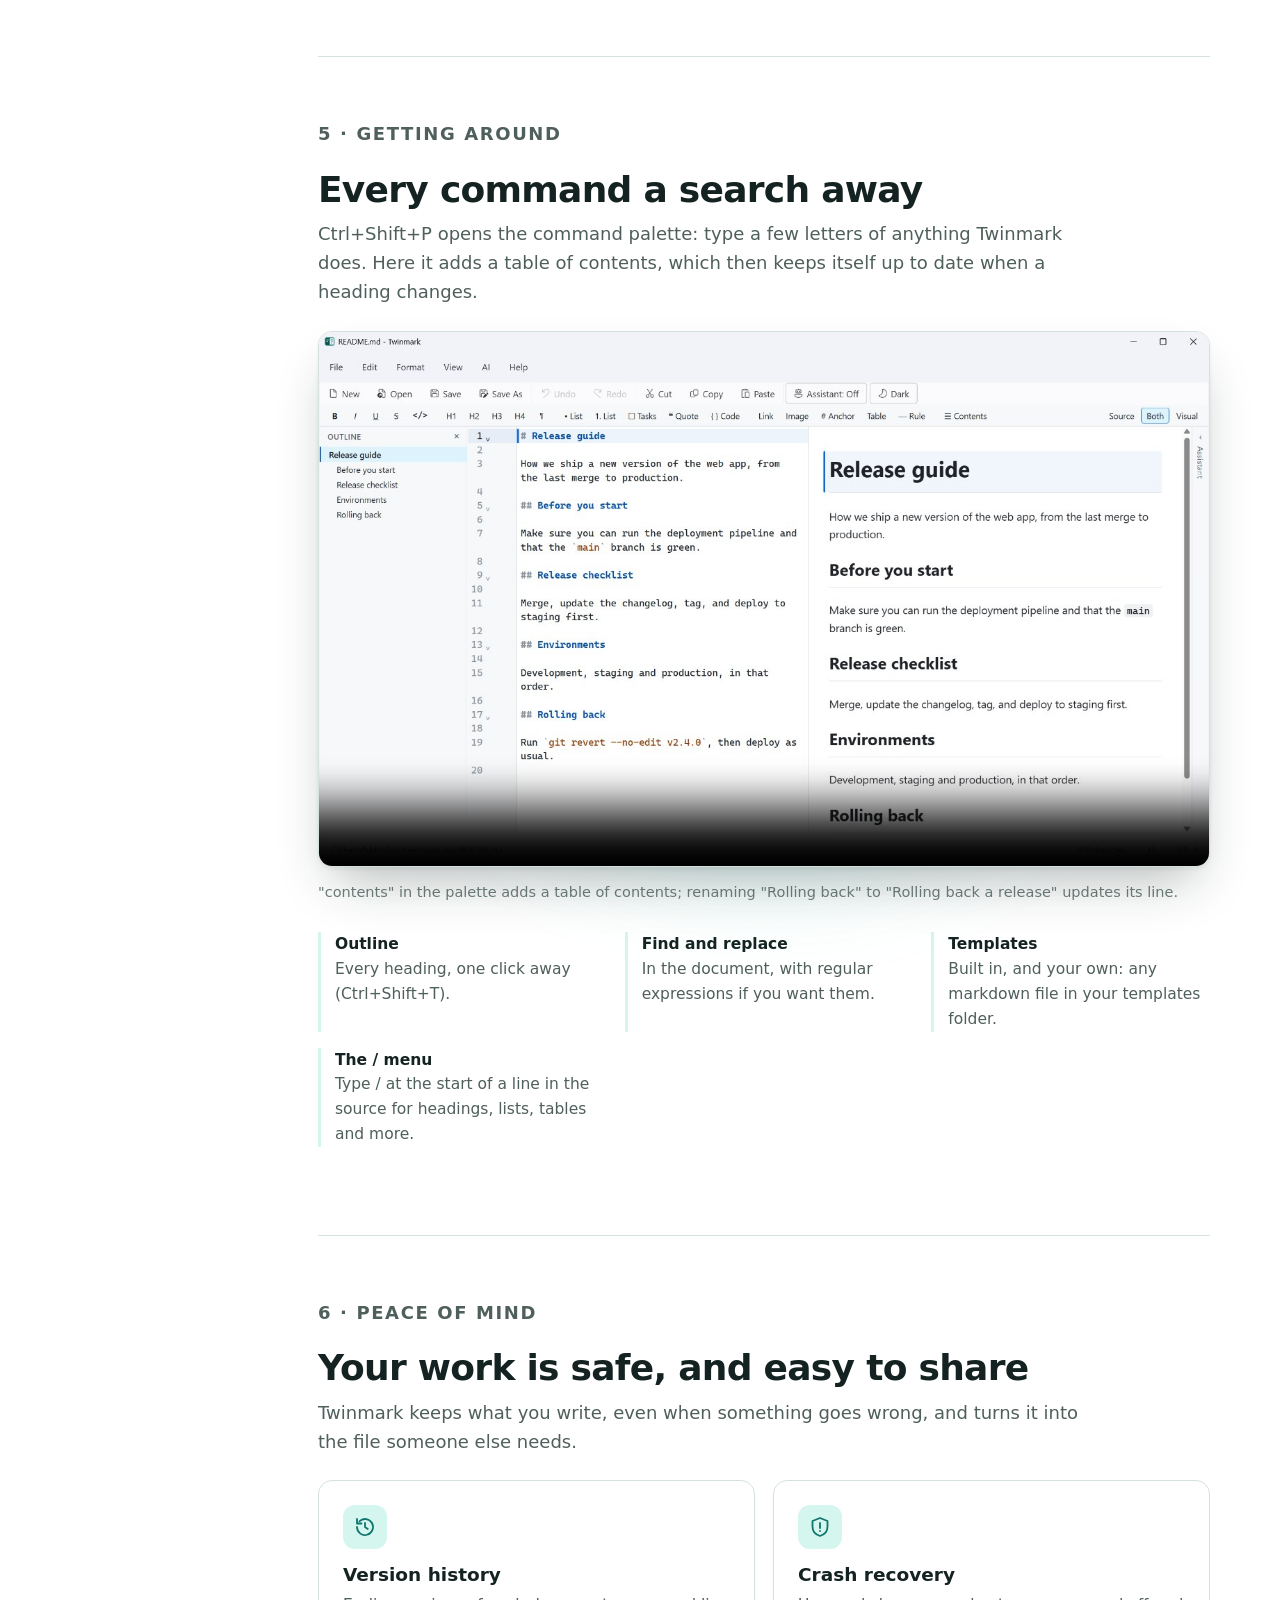
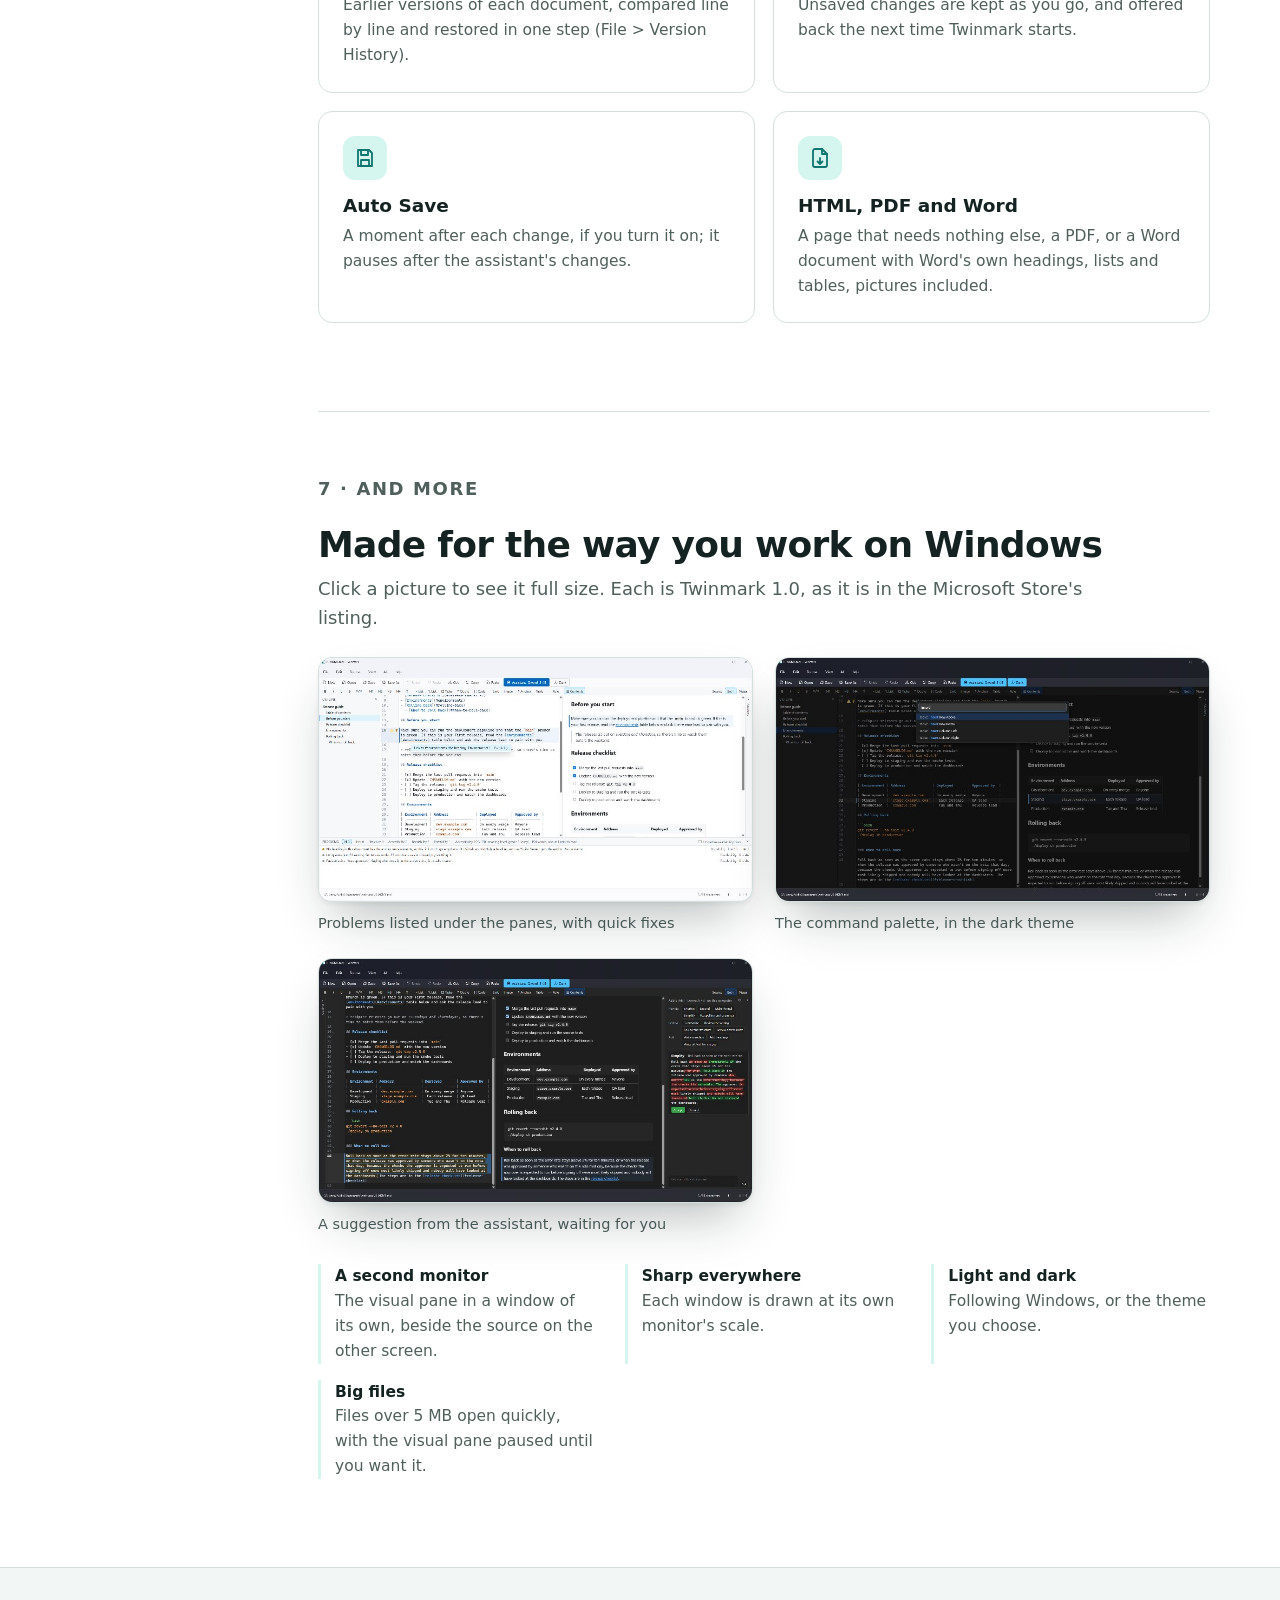
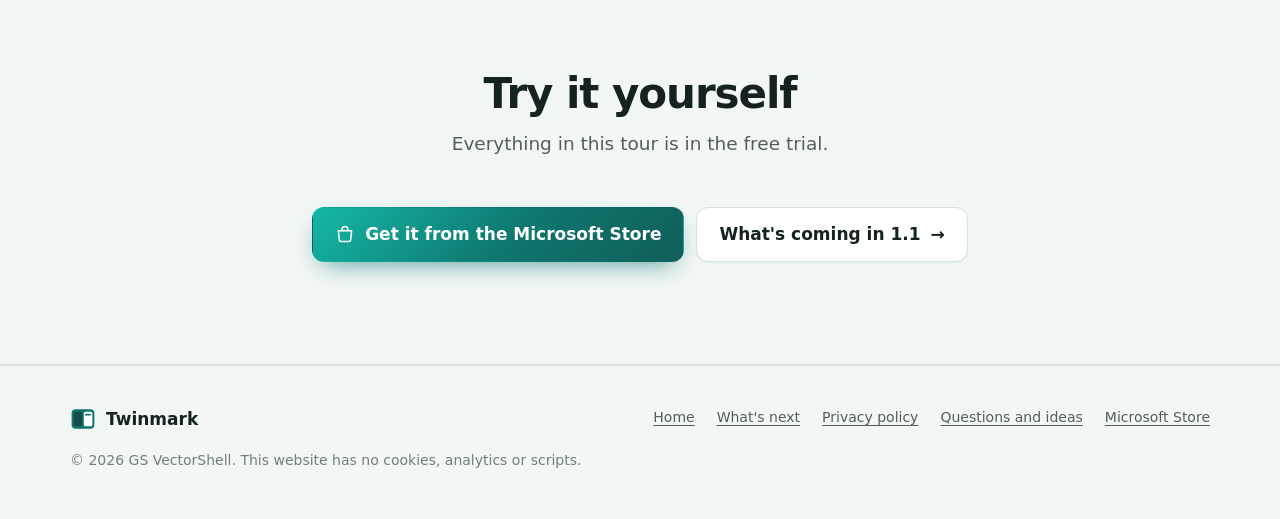
<file: tour.html>
<!doctype html>
<html lang="en">
  <head>
    <meta charset="utf-8" />
    <meta name="viewport" content="width=device-width, initial-scale=1" />
    <title>A tour of Twinmark 1.0</title>
    <meta name="description" content="Twinmark 1.0 at work: two panes kept in step, tables edited as tables, checks for GitLab and GitHub, an AI assistant that asks first, and a command palette." />
    <meta name="theme-color" content="#0f766e" />
    <link rel="icon" href="logo.svg" type="image/svg+xml" />
    <link rel="icon" href="media/icon-48.png" sizes="48x48" type="image/png" />
    <link rel="apple-touch-icon" href="media/icon-256.png" />
    <meta property="og:type" content="website" />
    <meta property="og:site_name" content="Twinmark" />
    <meta property="og:title" content="A tour of Twinmark 1.0" />
    <meta property="og:description" content="Recorded in the app: two panes kept in step, tables, checks for GitLab and GitHub, and an assistant that runs on your computer." />
    <meta property="og:url" content="https://shargbgit.github.io/twinmark-site/tour.html" />
    <meta property="og:image" content="https://shargbgit.github.io/twinmark-site/media/social.jpg" />
    <meta name="twitter:card" content="summary_large_image" />
    <link rel="stylesheet" href="style.css" />
  </head>
  <body>
    <a class="skip" href="#main">Skip to the content</a>
    <header>
      <a class="name" href="./">
        <svg viewBox="0 0 64 64" aria-hidden="true"><rect x="4" y="8" width="56" height="48" rx="10" fill="#0f766e" /><rect x="9" y="14" width="21" height="36" rx="4" fill="#134e4a" /><rect x="34" y="14" width="21" height="36" rx="4" fill="#fff" /><g fill="#99f6e4"><rect x="12" y="31" width="14" height="2.5" rx="1" /><rect x="12" y="37" width="10" height="2.5" rx="1" /><rect x="12" y="43" width="13" height="2.5" rx="1" /></g><rect x="37" y="19" width="14" height="4.5" rx="1" fill="#0f766e" /><g fill="#94a3b8"><rect x="37" y="28" width="15" height="2.5" rx="1" /><rect x="37" y="34" width="12" height="2.5" rx="1" /><rect x="37" y="40" width="15" height="2.5" rx="1" /></g><path d="M14.6 19.5l-1 7.5M17.8 19.5l-1 7.5M12.3 22h7M12 25h7" stroke="#5eead4" stroke-width="1.7" stroke-linecap="round" /></svg>
        Twinmark
      </a>
      <nav aria-label="Pages">
        <a href="./">Home</a>
        <a href="tour.html" aria-current="page">Tour</a>
        <a href="whats-next.html">What's next</a>
        <a href="privacy.html">Privacy</a>
        <a href="https://github.com/shargbgit/twinmark-site/issues">Contact</a>
        <a class="store" href="https://apps.microsoft.com/detail/9n55cl1nsf3v">Get Twinmark</a>
      </nav>
    </header>

    <main id="main" class="wide">
      <section class="hero small" aria-labelledby="tour-title">
        <div class="hero-bg" aria-hidden="true"></div>
        <div class="inner">
          <p class="eyebrow">The tour</p>
          <h1 id="tour-title">See Twinmark 1.0 <span class="grad">at work</span></h1>
          <p class="lead">
            Every clip on this page was recorded in Twinmark 1.0, the version in the Microsoft Store, editing a sample
            release guide. Nothing is mocked up; the pointer is drawn in so you can follow it.
          </p>
        </div>
      </section>

      <div class="inner tour">
        <aside class="toc" aria-label="On this page">
          <p>On this page</p>
          <ol>
            <li><a href="#panes">Two panes, in step</a></li>
            <li><a href="#tables">Tables</a></li>
            <li><a href="#checks">Checks and fixes</a></li>
            <li><a href="#assistant">The assistant</a></li>
            <li><a href="#palette">Finding your way</a></li>
            <li><a href="#safe">Your work is safe</a></li>
            <li><a href="#more">And more</a></li>
          </ol>
        </aside>

        <div>
          <section class="chapter" id="panes" aria-labelledby="panes-title">
            <p class="eyebrow">1 &middot; Writing</p>
            <h2 id="panes-title">Two panes, kept in step</h2>
            <p>
              Type markdown on the left and the page appears on the right; type on the page and the markdown is written
              for you. Only the part you change is rewritten, so the rest of the file stays exactly as it was.
            </p>
            <figure class="clip glow">
              <div class="window">
                <video class="motion" autoplay muted loop playsinline controls width="1280" height="768" poster="media/sync-poster.jpg" aria-label="A section typed in the markdown pane, and a sentence with bold typed in the visual pane">
                  <source src="media/sync-dark.mp4" type="video/mp4" media="(prefers-color-scheme: dark) and (prefers-reduced-motion: no-preference)" />
                  <source src="media/sync.mp4" type="video/mp4" media="(prefers-reduced-motion: no-preference)" />
                </video>
                <picture class="still">
                  <source srcset="media/sync-dark.jpg" media="(prefers-color-scheme: dark)" />
                  <img src="media/sync.jpg" width="1280" height="768" alt="The release guide after the edits: a Rolling back section with a code block, and a sentence with bold, in both panes." />
                </picture>
              </div>
              <figcaption>A "Rolling back" section typed as markdown, with bold and a code block; a sentence typed in the visual pane with <code>**release lead**</code>; a task ticked.</figcaption>
            </figure>
            <ul class="more">
              <li><b>Either pane, or both</b>Source, visual, or side by side, switched from the toolbar.</li>
              <li><b>The block you're in</b>Highlighted in both panes, which scroll to keep it in view.</li>
              <li><b>An outline</b>Every heading, to jump to; it follows the document as you type.</li>
              <li><b>Your file, as it was</b>Its encoding and line endings kept when it's saved.</li>
            </ul>
          </section>

          <section class="chapter" id="tables" aria-labelledby="tables-title">
            <p class="eyebrow">2 &middot; Tables</p>
            <h2 id="tables-title">Tables, edited as tables</h2>
            <p>
              Click into a table and a toolbar appears: add rows and columns, move them, align them. Tab goes from cell to
              cell. In the markdown, the table stays lined up, so it's as easy to read there as on the page.
            </p>
            <figure class="clip glow">
              <div class="window">
                <video class="motion" autoplay muted loop playsinline controls width="1280" height="768" poster="media/tables-poster.jpg" aria-label="A row added to a table and filled in with Tab, a column centred, and the row moved down">
                  <source src="media/tables.mp4" type="video/mp4" media="(prefers-reduced-motion: no-preference)" />
                </video>
                <img class="still" src="media/tables.jpg" width="1280" height="768" loading="lazy" alt="A table of environments with a new Hotfix row, its last column centred, lined up in the markdown on the left." />
              </div>
              <figcaption>A Hotfix row added below Staging and filled in with Tab, the last column centred, and the row moved down; the markdown on the left stays lined up.</figcaption>
            </figure>
          </section>

          <section class="chapter" id="checks" aria-labelledby="checks-title">
            <p class="eyebrow">3 &middot; Checks</p>
            <h2 id="checks-title">Checked for GitLab and GitHub, with fixes</h2>
            <p>
              The problems panel (Ctrl+Shift+M) lists what won't work where your document is going: links to headings that
              aren't there, headings that skip a level, HTML that GitLab removes, link text that says nothing. Fix them one
              at a time, or all at once.
            </p>
            <figure class="clip glow">
              <div class="window">
                <video class="motion" autoplay muted loop playsinline controls width="1280" height="768" poster="media/checks-poster.jpg" aria-label="The problems panel opened, and three problems fixed with their Fix buttons">
                  <source src="media/checks.mp4" type="video/mp4" media="(prefers-reduced-motion: no-preference)" />
                </video>
                <img class="still" src="media/checks.jpg" width="1280" height="768" loading="lazy" alt="The problems panel after three fixes, with one problem left: the link text that says nothing about where it goes." />
              </div>
              <figcaption>A link to <code>#enviroments</code> corrected to <code>#environments</code>, <code>&lt;u&gt;</code> written as <code>&lt;ins&gt;</code>, which GitLab keeps, and a heading put back at the right level.</figcaption>
            </figure>
            <ul class="more">
              <li><b>Links</b>Headings and anchors that aren't there, pictures that are missing.</li>
              <li><b>Accessibility</b>Alt text, link text and heading order, with a score.</li>
              <li><b>Readability</b>Reading level, long sentences and the passive voice.</li>
              <li><b>Portability</b>Markdown and HTML that GitLab and GitHub show differently.</li>
            </ul>
          </section>

          <section class="chapter" id="assistant" aria-labelledby="assistant-title">
            <p class="eyebrow">4 &middot; The assistant</p>
            <h2 id="assistant-title">An assistant that asks first</h2>
            <p>
              Select some text and pick an action. The assistant's suggestion appears as a change, words taken out and put
              in, and nothing in your document changes until you accept it. Here it runs entirely on the computer, with a
              model downloaded once.
            </p>
            <figure class="clip glow">
              <div class="window">
                <video class="motion" autoplay muted loop playsinline controls width="1280" height="768" poster="media/assistant-poster.jpg" aria-label="A long sentence selected, Simplify chosen in the assistant panel, the suggestion shown as a change, and accepted">
                  <source src="media/assistant.mp4" type="video/mp4" media="(prefers-reduced-motion: no-preference)" />
                </video>
                <img class="still" src="media/assistant.jpg" width="1280" height="768" loading="lazy" alt="The simplified sentence in the document, after it was accepted from the assistant panel." />
              </div>
              <figcaption>Simplify, with the Qwen3.5 4B model on this computer. The wait while the model writes is sped up in this clip.</figcaption>
            </figure>
            <ul class="more">
              <li><b>On your computer</b>A model you download once in AI Settings; then it works offline.</li>
              <li><b>Or in the cloud</b>OpenAI or Azure OpenAI with your own key, after you agree.</li>
              <li><b>Asks first</b>Every change is shown as a change; nothing happens until you accept.</li>
              <li><b>Never saved for you</b>Auto Save waits for you to save an accepted change yourself.</li>
            </ul>
          </section>

          <section class="chapter" id="palette" aria-labelledby="palette-title">
            <p class="eyebrow">5 &middot; Getting around</p>
            <h2 id="palette-title">Every command a search away</h2>
            <p>
              Ctrl+Shift+P opens the command palette: type a few letters of anything Twinmark does. Here it adds a table of
              contents, which then keeps itself up to date when a heading changes.
            </p>
            <figure class="clip glow">
              <div class="window">
                <video class="motion" autoplay muted loop playsinline controls width="1280" height="768" poster="media/palette-poster.jpg" aria-label="The command palette adding a table of contents, which follows a heading renamed in the visual pane">
                  <source src="media/palette.mp4" type="video/mp4" media="(prefers-reduced-motion: no-preference)" />
                </video>
                <img class="still" src="media/palette.jpg" width="1280" height="768" loading="lazy" alt="A table of contents at the top of the release guide, its last line following the renamed heading Rolling back a release." />
              </div>
              <figcaption>"contents" in the palette adds a table of contents; renaming "Rolling back" to "Rolling back a release" updates its line.</figcaption>
            </figure>
            <ul class="more">
              <li><b>Outline</b>Every heading, one click away (Ctrl+Shift+T).</li>
              <li><b>Find and replace</b>In the document, with regular expressions if you want them.</li>
              <li><b>Templates</b>Built in, and your own: any markdown file in your templates folder.</li>
              <li><b>The / menu</b>Type / at the start of a line in the source for headings, lists, tables and more.</li>
            </ul>
          </section>

          <section class="chapter" id="safe" aria-labelledby="safe-title">
            <p class="eyebrow">6 &middot; Peace of mind</p>
            <h2 id="safe-title">Your work is safe, and easy to share</h2>
            <p>Twinmark keeps what you write, even when something goes wrong, and turns it into the file someone else needs.</p>
            <div class="cards two">
              <article class="card">
                <div class="icon"><svg viewBox="0 0 24 24" aria-hidden="true"><path d="M4 12a8 8 0 1 0 2.4-5.7" /><path d="M4 4v4.5h4.5M12 8v4l2.8 2" /></svg></div>
                <h3>Version history</h3>
                <p>Earlier versions of each document, compared line by line and restored in one step (File &gt; Version History).</p>
              </article>
              <article class="card">
                <div class="icon"><svg viewBox="0 0 24 24" aria-hidden="true"><path d="M12 3l7.5 3v5.5c0 4.6-3.2 8.2-7.5 9.5-4.3-1.3-7.5-4.9-7.5-9.5V6z" /><path d="M12 8v5M12 16h.01" /></svg></div>
                <h3>Crash recovery</h3>
                <p>Unsaved changes are kept as you go, and offered back the next time Twinmark starts.</p>
              </article>
              <article class="card">
                <div class="icon"><svg viewBox="0 0 24 24" aria-hidden="true"><path d="M5 4h11l3 3v13H5z" /><path d="M8 4v5h7V4M8 20v-6h8v6" /></svg></div>
                <h3>Auto Save</h3>
                <p>A moment after each change, if you turn it on; it pauses after the assistant's changes.</p>
              </article>
              <article class="card">
                <div class="icon"><svg viewBox="0 0 24 24" aria-hidden="true"><path d="M14 3H7a2 2 0 0 0-2 2v14a2 2 0 0 0 2 2h10a2 2 0 0 0 2-2V8z" /><path d="M14 3v5h5M12 18v-6M9.5 15.5L12 18l2.5-2.5" /></svg></div>
                <h3>HTML, PDF and Word</h3>
                <p>A page that needs nothing else, a PDF, or a Word document with Word's own headings, lists and tables, pictures included.</p>
              </article>
            </div>
          </section>

          <section class="chapter" id="more" aria-labelledby="more-title">
            <p class="eyebrow">7 &middot; And more</p>
            <h2 id="more-title">Made for the way you work on Windows</h2>
            <p>Click a picture to see it full size. Each is Twinmark 1.0, as it is in the Microsoft Store's listing.</p>
            <div class="shots">
              <a href="media/problems-light.jpg">
                <div class="window"><img src="media/problems-light-small.jpg" width="800" height="450" loading="lazy" alt="The problems panel under the two panes, and a quick fix offered for a link to a heading that isn't there." /></div>
                Problems listed under the panes, with quick fixes
              </a>
              <a href="media/palette-dark.jpg">
                <div class="window"><img src="media/palette-dark-small.jpg" width="800" height="450" loading="lazy" alt="The command palette over the editor, in the dark theme." /></div>
                The command palette, in the dark theme
              </a>
              <a href="media/assistant-dark.jpg">
                <div class="window"><img src="media/assistant-dark-small.jpg" width="800" height="450" loading="lazy" alt="The assistant panel showing a suggested change, struck-out words in red and new words in green, with Accept and Discard." /></div>
                A suggestion from the assistant, waiting for you
              </a>
            </div>
            <ul class="more">
              <li><b>A second monitor</b>The visual pane in a window of its own, beside the source on the other screen.</li>
              <li><b>Sharp everywhere</b>Each window is drawn at its own monitor's scale.</li>
              <li><b>Light and dark</b>Following Windows, or the theme you choose.</li>
              <li><b>Big files</b>Files over 5 MB open quickly, with the visual pane paused until you want it.</li>
            </ul>
          </section>
        </div>
      </div>

      <section class="band alt" aria-labelledby="get-title">
        <div class="inner center">
          <div class="section-head center">
            <h2 id="get-title">Try it yourself</h2>
            <p>Everything in this tour is in the free trial.</p>
          </div>
          <div class="actions">
            <a class="btn primary" href="https://apps.microsoft.com/detail/9n55cl1nsf3v">
              <svg viewBox="0 0 24 24" aria-hidden="true" fill="none" stroke="currentColor" stroke-width="1.8" stroke-linecap="round" stroke-linejoin="round"><path d="M4 8h16l-1.2 11.2a2 2 0 0 1-2 1.8H7.2a2 2 0 0 1-2-1.8z" /><path d="M8.5 8V6.5a3.5 3.5 0 0 1 7 0V8" /></svg>
              Get it from the Microsoft Store
            </a>
            <a class="btn" href="whats-next.html">What's coming in 1.1 <span aria-hidden="true">&rarr;</span></a>
          </div>
        </div>
      </section>
    </main>

    <footer class="wide">
      <div class="foot">
        <div>
          <a class="name" href="./">
            <svg viewBox="0 0 64 64" aria-hidden="true"><rect x="4" y="8" width="56" height="48" rx="10" fill="#0f766e" /><rect x="9" y="14" width="21" height="36" rx="4" fill="#134e4a" /><rect x="34" y="14" width="21" height="36" rx="4" fill="#fff" /><rect x="37" y="19" width="14" height="4.5" rx="1" fill="#0f766e" /></svg>
            Twinmark
          </a>
          <p>&copy; 2026 GS VectorShell. This website has no cookies, analytics or scripts.</p>
        </div>
        <ul>
          <li><a href="./">Home</a></li>
          <li><a href="whats-next.html">What's next</a></li>
          <li><a href="privacy.html">Privacy policy</a></li>
          <li><a href="https://github.com/shargbgit/twinmark-site/issues">Questions and ideas</a></li>
          <li><a href="https://apps.microsoft.com/detail/9n55cl1nsf3v">Microsoft Store</a></li>
        </ul>
      </div>
    </footer>
  </body>
</html>
</file>
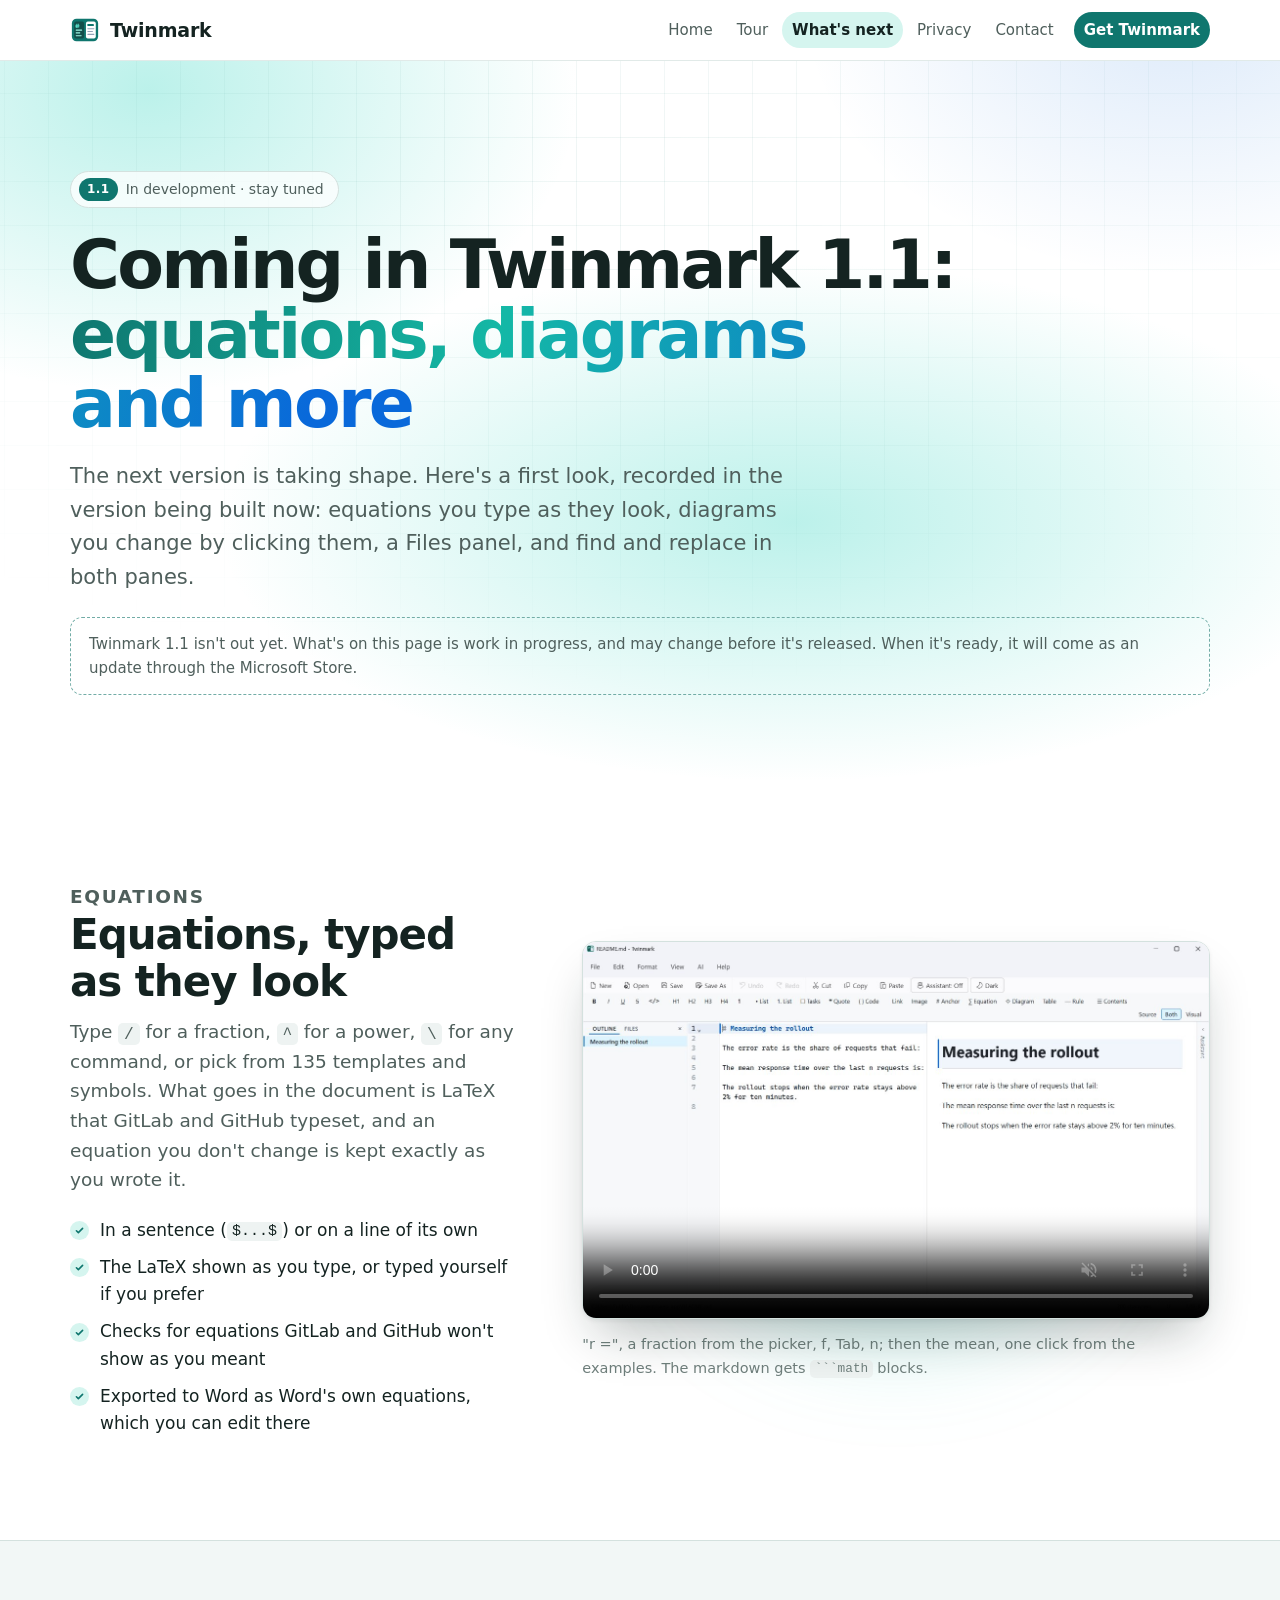
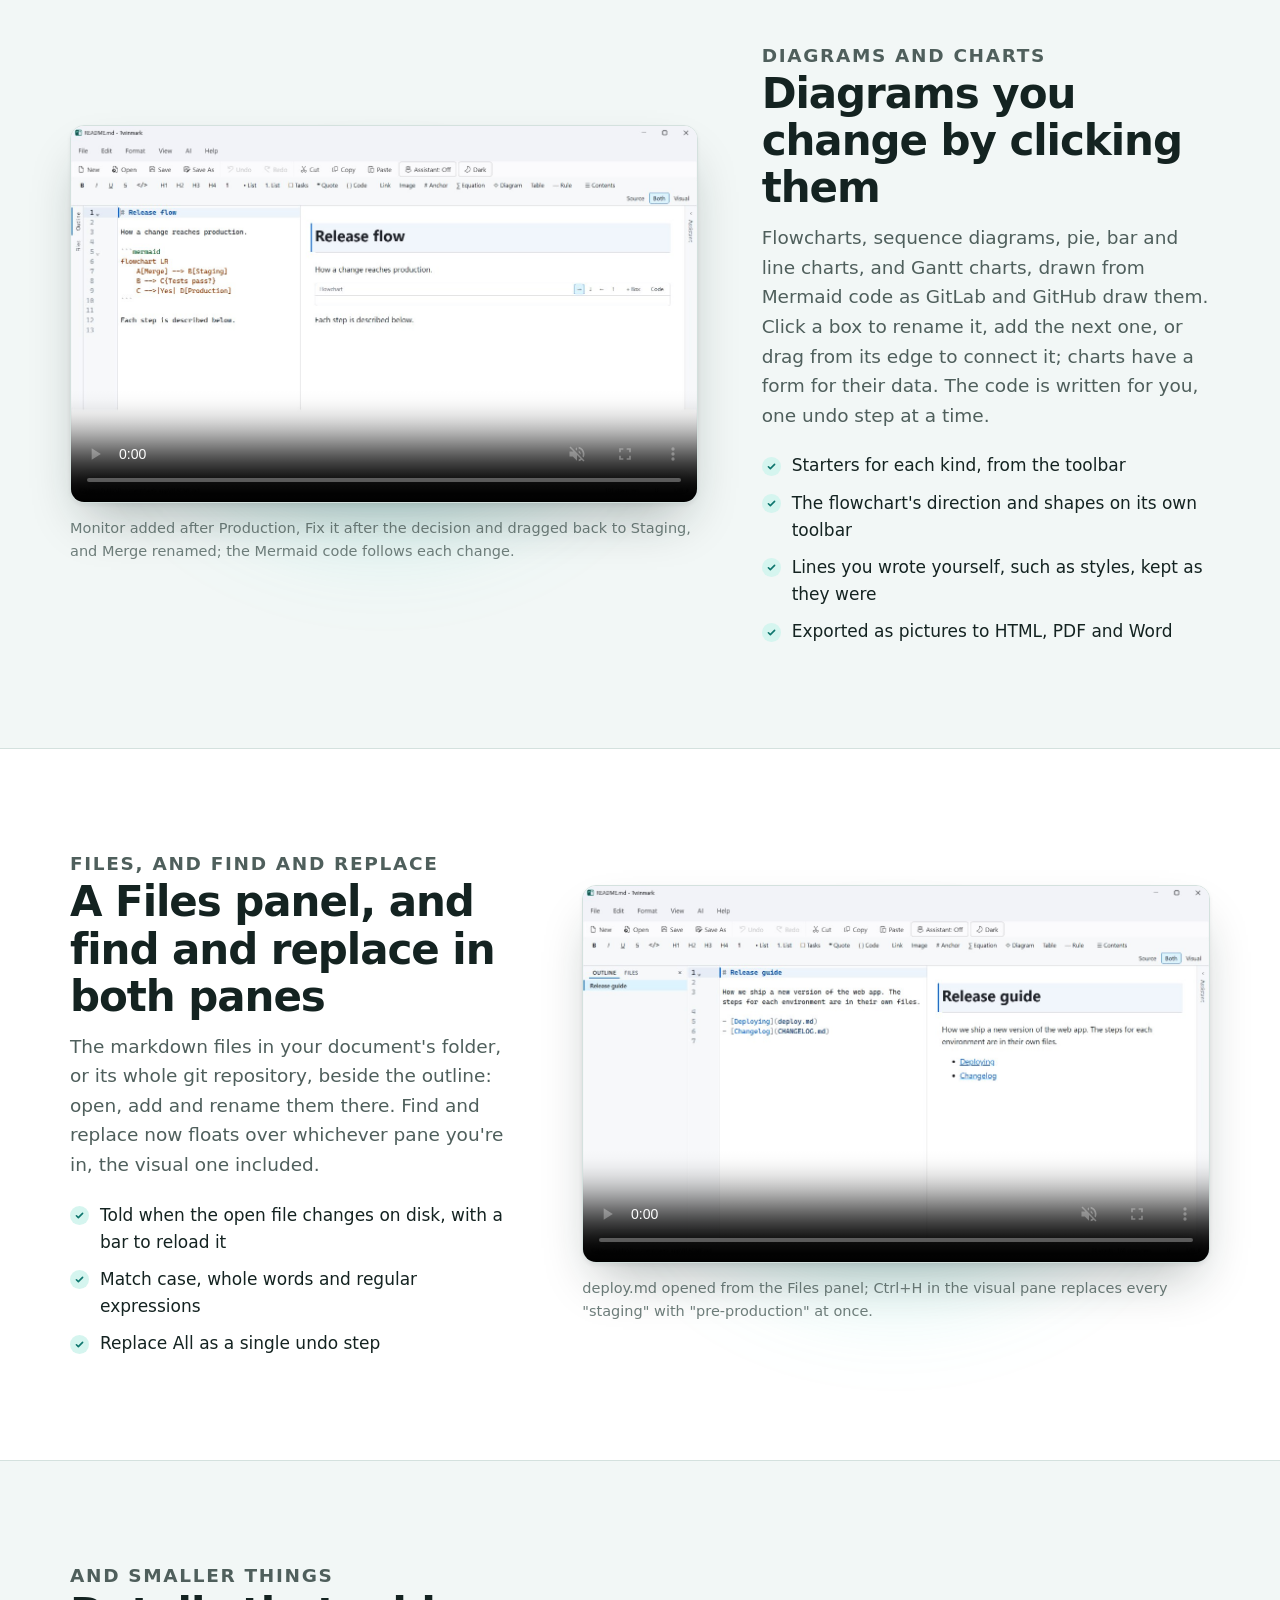
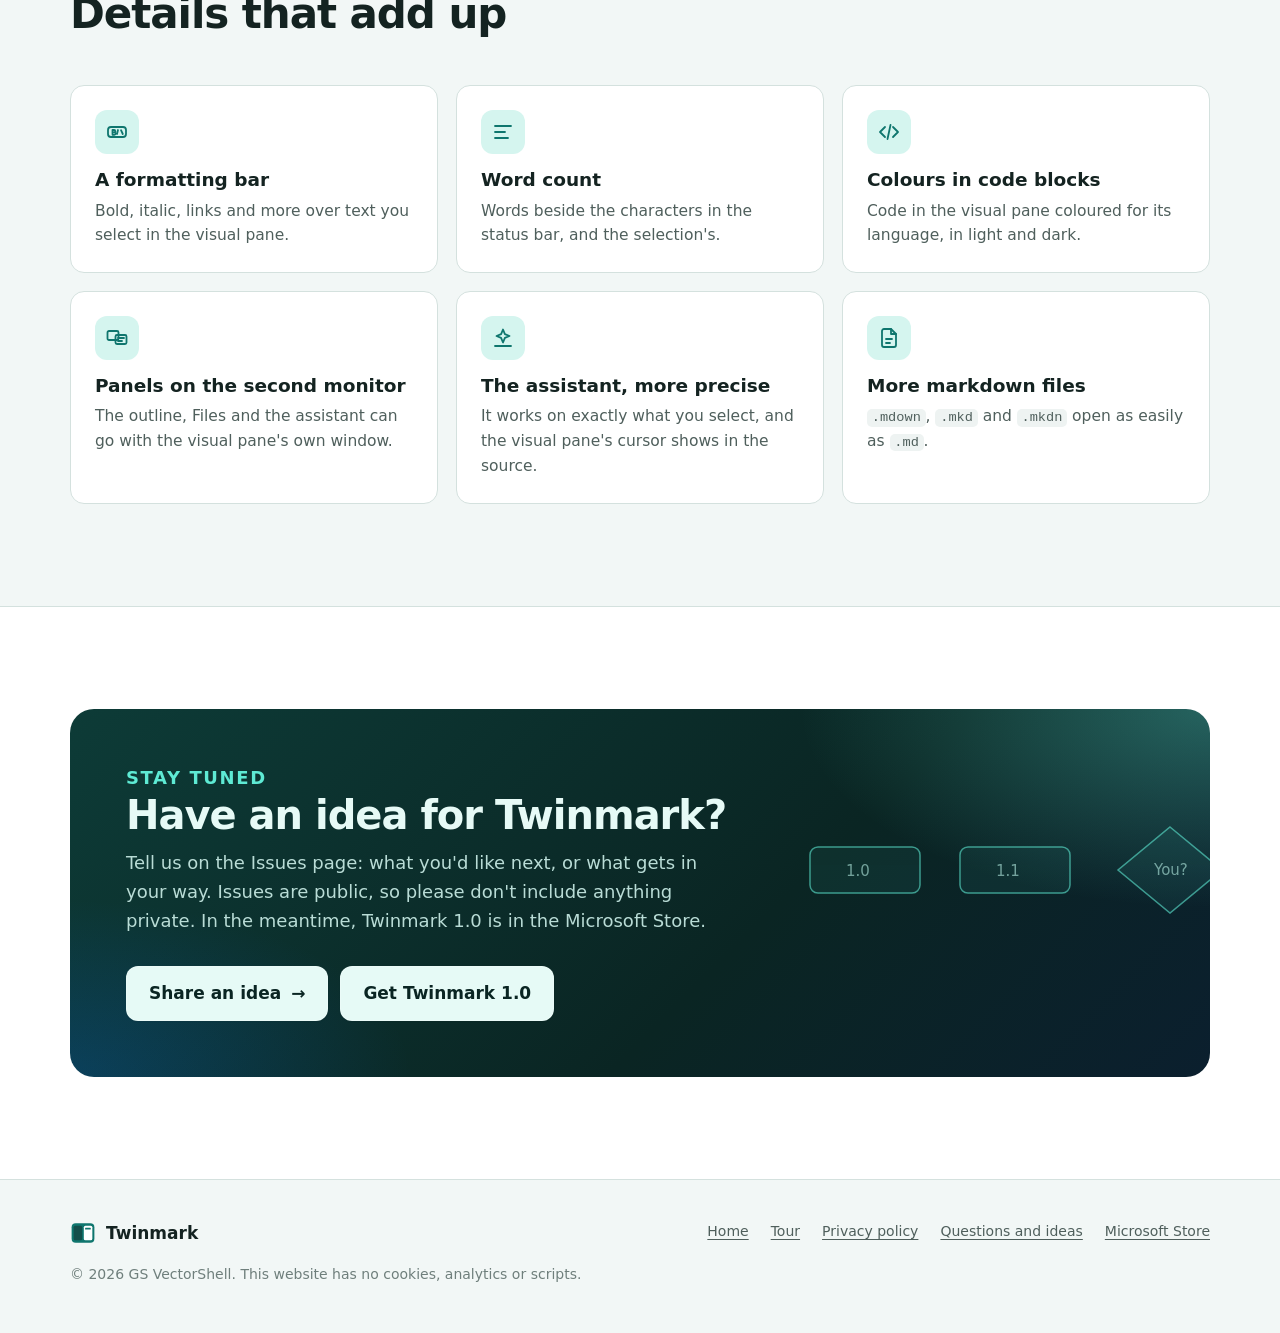
<file: whats-next.html>
<!doctype html>
<html lang="en">
  <head>
    <meta charset="utf-8" />
    <meta name="viewport" content="width=device-width, initial-scale=1" />
    <title>Coming in Twinmark 1.1</title>
    <meta name="description" content="A first look at Twinmark 1.1, in development: equations typed as they look, Mermaid diagrams changed by clicking them, a Files panel, and find and replace in both panes." />
    <meta name="theme-color" content="#0f766e" />
    <link rel="icon" href="logo.svg" type="image/svg+xml" />
    <link rel="icon" href="media/icon-48.png" sizes="48x48" type="image/png" />
    <link rel="apple-touch-icon" href="media/icon-256.png" />
    <meta property="og:type" content="website" />
    <meta property="og:site_name" content="Twinmark" />
    <meta property="og:title" content="Coming in Twinmark 1.1" />
    <meta property="og:description" content="Equations, diagrams, a Files panel and more: a first look at the next version of Twinmark." />
    <meta property="og:url" content="https://shargbgit.github.io/twinmark-site/whats-next.html" />
    <meta property="og:image" content="https://shargbgit.github.io/twinmark-site/media/social-next.jpg" />
    <meta name="twitter:card" content="summary_large_image" />
    <link rel="stylesheet" href="style.css" />
  </head>
  <body>
    <a class="skip" href="#main">Skip to the content</a>
    <header>
      <a class="name" href="./">
        <svg viewBox="0 0 64 64" aria-hidden="true"><rect x="4" y="8" width="56" height="48" rx="10" fill="#0f766e" /><rect x="9" y="14" width="21" height="36" rx="4" fill="#134e4a" /><rect x="34" y="14" width="21" height="36" rx="4" fill="#fff" /><g fill="#99f6e4"><rect x="12" y="31" width="14" height="2.5" rx="1" /><rect x="12" y="37" width="10" height="2.5" rx="1" /><rect x="12" y="43" width="13" height="2.5" rx="1" /></g><rect x="37" y="19" width="14" height="4.5" rx="1" fill="#0f766e" /><g fill="#94a3b8"><rect x="37" y="28" width="15" height="2.5" rx="1" /><rect x="37" y="34" width="12" height="2.5" rx="1" /><rect x="37" y="40" width="15" height="2.5" rx="1" /></g><path d="M14.6 19.5l-1 7.5M17.8 19.5l-1 7.5M12.3 22h7M12 25h7" stroke="#5eead4" stroke-width="1.7" stroke-linecap="round" /></svg>
        Twinmark
      </a>
      <nav aria-label="Pages">
        <a href="./">Home</a>
        <a href="tour.html">Tour</a>
        <a href="whats-next.html" aria-current="page">What's next</a>
        <a href="privacy.html">Privacy</a>
        <a href="https://github.com/shargbgit/twinmark-site/issues">Contact</a>
        <a class="store" href="https://apps.microsoft.com/detail/9n55cl1nsf3v">Get Twinmark</a>
      </nav>
    </header>

    <main id="main" class="wide">
      <section class="hero small" aria-labelledby="next-title">
        <div class="hero-bg" aria-hidden="true"></div>
        <div class="inner">
          <p class="pill"><b>1.1</b> In development &middot; stay tuned</p>
          <h1 id="next-title">Coming in Twinmark&nbsp;1.1: <span class="grad">equations, diagrams and&nbsp;more</span></h1>
          <p class="lead">
            The next version is taking shape. Here's a first look, recorded in the version being built now: equations you
            type as they look, diagrams you change by clicking them, a Files panel, and find and replace in both panes.
          </p>
          <p class="disclaimer">
            Twinmark 1.1 isn't out yet. What's on this page is work in progress, and may change before it's released.
            When it's ready, it will come as an update through the Microsoft Store.
          </p>
        </div>
      </section>

      <section class="band" aria-labelledby="eq-title">
        <div class="inner split">
          <div class="reveal">
            <p class="eyebrow">Equations</p>
            <h2 id="eq-title">Equations, typed as they look</h2>
            <p>
              Type <code>/</code> for a fraction, <code>^</code> for a power, <code>\</code> for any command, or pick from
              135 templates and symbols. What goes in the document is LaTeX that GitLab and GitHub typeset, and an
              equation you don't change is kept exactly as you wrote it.
            </p>
            <ul class="ticks">
              <li>In a sentence (<code>$...$</code>) or on a line of its own</li>
              <li>The LaTeX shown as you type, or typed yourself if you prefer</li>
              <li>Checks for equations GitLab and GitHub won't show as you meant</li>
              <li>Exported to Word as Word's own equations, which you can edit there</li>
            </ul>
          </div>
          <figure class="clip glow reveal">
            <div class="window">
              <video class="motion" autoplay muted loop playsinline controls width="1280" height="768" poster="media/equations-poster.jpg" aria-label="An equation typed in the equation box with a fraction from the picker, and a second one picked from the examples">
                <source src="media/equations.mp4" type="video/mp4" media="(prefers-reduced-motion: no-preference)" />
              </video>
              <img class="still" src="media/equations.jpg" width="1280" height="768" loading="lazy" alt="Two equations typeset in the visual pane, r equals f over n, and the mean of x, with their LaTeX in math blocks in the markdown." />
            </div>
            <figcaption>"r =", a fraction from the picker, f, Tab, n; then the mean, one click from the examples. The markdown gets <code>```math</code> blocks.</figcaption>
          </figure>
        </div>
      </section>

      <section class="band alt" aria-labelledby="diagram-title">
        <div class="inner split flip">
          <div class="reveal">
            <p class="eyebrow">Diagrams and charts</p>
            <h2 id="diagram-title">Diagrams you change by clicking them</h2>
            <p>
              Flowcharts, sequence diagrams, pie, bar and line charts, and Gantt charts, drawn from Mermaid code as GitLab
              and GitHub draw them. Click a box to rename it, add the next one, or drag from its edge to connect it; charts
              have a form for their data. The code is written for you, one undo step at a time.
            </p>
            <ul class="ticks">
              <li>Starters for each kind, from the toolbar</li>
              <li>The flowchart's direction and shapes on its own toolbar</li>
              <li>Lines you wrote yourself, such as styles, kept as they were</li>
              <li>Exported as pictures to HTML, PDF and Word</li>
            </ul>
          </div>
          <figure class="clip glow reveal">
            <div class="window">
              <video class="motion" autoplay muted loop playsinline controls width="1280" height="768" poster="media/diagrams-poster.jpg" aria-label="A flowchart changed by clicking it: two boxes added, one connected back by dragging, and a box renamed">
                <source src="media/diagrams.mp4" type="video/mp4" media="(prefers-reduced-motion: no-preference)" />
              </video>
              <img class="still" src="media/diagrams.jpg" width="1280" height="768" loading="lazy" alt="A release flowchart with Merge to main, Staging, a Tests pass decision, Production, Monitor and a Fix it box looping back to Staging, and its Mermaid code beside it." />
            </div>
            <figcaption>Monitor added after Production, Fix it after the decision and dragged back to Staging, and Merge renamed; the Mermaid code follows each change.</figcaption>
          </figure>
        </div>
      </section>

      <section class="band" aria-labelledby="files-title">
        <div class="inner split">
          <div class="reveal">
            <p class="eyebrow">Files, and find and replace</p>
            <h2 id="files-title">A Files panel, and find and replace in both panes</h2>
            <p>
              The markdown files in your document's folder, or its whole git repository, beside the outline: open, add and
              rename them there. Find and replace now floats over whichever pane you're in, the visual one included.
            </p>
            <ul class="ticks">
              <li>Told when the open file changes on disk, with a bar to reload it</li>
              <li>Match case, whole words and regular expressions</li>
              <li>Replace All as a single undo step</li>
            </ul>
          </div>
          <figure class="clip glow reveal">
            <div class="window">
              <video class="motion" autoplay muted loop playsinline controls width="1280" height="768" poster="media/find-poster.jpg" aria-label="The Files panel opening deploy.md, and staging replaced with pre-production in the visual pane">
                <source src="media/find.mp4" type="video/mp4" media="(prefers-reduced-motion: no-preference)" />
              </video>
              <img class="still" src="media/find.jpg" width="1280" height="768" loading="lazy" alt="The Files panel listing the folder's markdown files, deploy.md open, and the find box over the visual pane after staging was replaced with pre-production." />
            </div>
            <figcaption>deploy.md opened from the Files panel; Ctrl+H in the visual pane replaces every "staging" with "pre-production" at once.</figcaption>
          </figure>
        </div>
      </section>

      <section class="band alt" aria-labelledby="small-title">
        <div class="inner">
          <div class="section-head reveal">
            <p class="eyebrow">And smaller things</p>
            <h2 id="small-title">Details that add up</h2>
          </div>
          <div class="cards three">
            <article class="card reveal">
              <div class="icon"><svg viewBox="0 0 24 24" aria-hidden="true"><rect x="3" y="7" width="18" height="10" rx="3" /><path d="M7.5 10v4M7.5 10h1.6a1.2 1.2 0 0 1 0 2.4H7.5h1.9a1.2 1.2 0 0 1 0 2.4H7.5M13 10l-1 4M16 10.2l1.8 3.8" /></svg></div>
              <h3>A formatting bar</h3>
              <p>Bold, italic, links and more over text you select in the visual pane.</p>
            </article>
            <article class="card reveal">
              <div class="icon"><svg viewBox="0 0 24 24" aria-hidden="true"><path d="M4 6h16M4 12h10M4 18h13" /></svg></div>
              <h3>Word count</h3>
              <p>Words beside the characters in the status bar, and the selection's.</p>
            </article>
            <article class="card reveal">
              <div class="icon"><svg viewBox="0 0 24 24" aria-hidden="true"><path d="M8 7l-5 5 5 5M16 7l5 5-5 5M13.5 5l-3 14" /></svg></div>
              <h3>Colours in code blocks</h3>
              <p>Code in the visual pane coloured for its language, in light and dark.</p>
            </article>
            <article class="card reveal">
              <div class="icon"><svg viewBox="0 0 24 24" aria-hidden="true"><rect x="2.5" y="5" width="11" height="9" rx="1.5" /><rect x="10.5" y="9" width="11" height="9" rx="1.5" /><path d="M13 12h6M13 15h4" /></svg></div>
              <h3>Panels on the second monitor</h3>
              <p>The outline, Files and the assistant can go with the visual pane's own window.</p>
            </article>
            <article class="card reveal">
              <div class="icon"><svg viewBox="0 0 24 24" aria-hidden="true"><path d="M12 3.5l1.9 4.6 4.6 1.9-4.6 1.9L12 16.5l-1.9-4.6L5.5 10l4.6-1.9z" /><path d="M4 20h16" /></svg></div>
              <h3>The assistant, more precise</h3>
              <p>It works on exactly what you select, and the visual pane's cursor shows in the source.</p>
            </article>
            <article class="card reveal">
              <div class="icon"><svg viewBox="0 0 24 24" aria-hidden="true"><path d="M14 3H7a2 2 0 0 0-2 2v14a2 2 0 0 0 2 2h10a2 2 0 0 0 2-2V8z" /><path d="M14 3v5h5M9 13h6M9 17h4" /></svg></div>
              <h3>More markdown files</h3>
              <p><code>.mdown</code>, <code>.mkd</code> and <code>.mkdn</code> open as easily as <code>.md</code>.</p>
            </article>
          </div>
        </div>
      </section>

      <section class="band" aria-labelledby="tuned-title">
        <div class="inner">
          <div class="soon reveal">
            <svg class="art" viewBox="0 0 440 300" aria-hidden="true">
              <rect class="box" x="20" y="40" width="110" height="46" rx="8" /><text x="56" y="69">1.0</text>
              <rect class="box" x="170" y="40" width="110" height="46" rx="8" /><text x="206" y="69">1.1</text>
              <path class="box" d="M380 20l52 43-52 43-52-43z" /><text x="364" y="68">You?</text>
              <path class="wire" d="M130 63h40" /><path class="wire w2" d="M280 63h48" />
            </svg>
            <p class="eyebrow">Stay tuned</p>
            <h2 id="tuned-title">Have an idea for Twinmark?</h2>
            <p>
              Tell us on the Issues page: what you'd like next, or what gets in your way. Issues are public, so please don't
              include anything private. In the meantime, Twinmark 1.0 is in the Microsoft Store.
            </p>
            <div class="actions">
              <a class="btn" href="https://github.com/shargbgit/twinmark-site/issues">Share an idea <span aria-hidden="true">&rarr;</span></a>
              <a class="btn" href="https://apps.microsoft.com/detail/9n55cl1nsf3v">Get Twinmark 1.0</a>
            </div>
          </div>
        </div>
      </section>
    </main>

    <footer class="wide">
      <div class="foot">
        <div>
          <a class="name" href="./">
            <svg viewBox="0 0 64 64" aria-hidden="true"><rect x="4" y="8" width="56" height="48" rx="10" fill="#0f766e" /><rect x="9" y="14" width="21" height="36" rx="4" fill="#134e4a" /><rect x="34" y="14" width="21" height="36" rx="4" fill="#fff" /><rect x="37" y="19" width="14" height="4.5" rx="1" fill="#0f766e" /></svg>
            Twinmark
          </a>
          <p>&copy; 2026 GS VectorShell. This website has no cookies, analytics or scripts.</p>
        </div>
        <ul>
          <li><a href="./">Home</a></li>
          <li><a href="tour.html">Tour</a></li>
          <li><a href="privacy.html">Privacy policy</a></li>
          <li><a href="https://github.com/shargbgit/twinmark-site/issues">Questions and ideas</a></li>
          <li><a href="https://apps.microsoft.com/detail/9n55cl1nsf3v">Microsoft Store</a></li>
        </ul>
      </div>
    </footer>
  </body>
</html>
</file>
<file: style.css>
/*
  Twinmark's website: one stylesheet, no scripts. Colours come from the app's icon (teal), in light and
  dark. Motion is CSS only, and none of it plays for visitors who ask for reduced motion.
*/

:root {
  color-scheme: light dark;
  --fg: #142321;
  --muted: #4f5f5c;
  --faint: #6f7f7c;
  --bg: #ffffff;
  --bg-alt: #f2f7f6;
  --card: #ffffff;
  --border: #d4e1de;
  --accent: #0f766e;
  --accent-strong: #115e59;
  --accent-soft: #d5f5ef;
  --on-accent: #ffffff;
  --mint: #5eead4;
  --link: #0d6e66;
  --glow-a: rgba(45, 212, 191, 0.32);
  --glow-b: rgba(9, 105, 218, 0.14);
  --grid: rgba(15, 118, 110, 0.07);
  --shadow: 0 1px 2px rgba(16, 33, 31, 0.06), 0 18px 40px -14px rgba(16, 33, 31, 0.28);
  --shadow-lift: 0 2px 4px rgba(16, 33, 31, 0.06), 0 26px 50px -16px rgba(16, 33, 31, 0.32);
  --code-bg: #eef3f2;
  --radius: 14px;
  --wide: 1180px;
  --prose: 760px;
  --font: "Segoe UI Variable Text", "Segoe UI", system-ui, -apple-system, "Helvetica Neue", Arial, sans-serif;
  --display: "Segoe UI Variable Display", "Segoe UI", system-ui, -apple-system, "Helvetica Neue", Arial, sans-serif;
  --mono: "Cascadia Code", "Cascadia Mono", Consolas, "SFMono-Regular", Menlo, monospace;
}

@media (prefers-color-scheme: dark) {
  :root {
    --fg: #e4efed;
    --muted: #a3b6b2;
    --faint: #859995;
    --bg: #0a1312;
    --bg-alt: #0e1a19;
    --card: #11201f;
    --border: #22403c;
    --accent: #2dd4bf;
    --accent-strong: #5eead4;
    --accent-soft: #113833;
    --on-accent: #062a26;
    --link: #5eead4;
    --glow-a: rgba(45, 212, 191, 0.2);
    --glow-b: rgba(88, 166, 255, 0.1);
    --grid: rgba(94, 234, 212, 0.05);
    --shadow: 0 1px 2px rgba(0, 0, 0, 0.5), 0 22px 48px -16px rgba(0, 0, 0, 0.7);
    --shadow-lift: 0 2px 6px rgba(0, 0, 0, 0.5), 0 30px 60px -18px rgba(0, 0, 0, 0.8);
    --code-bg: #142826;
  }
}

* {
  box-sizing: border-box;
}

html {
  scroll-behavior: smooth;
  scroll-padding-top: 84px;
}

body {
  margin: 0;
  color: var(--fg);
  background: var(--bg);
  font: 17px/1.6 var(--font);
  -webkit-font-smoothing: antialiased;
}

img,
video,
svg {
  max-width: 100%;
}

a {
  color: var(--link);
  text-underline-offset: 0.18em;
}

a:hover {
  text-decoration-thickness: 2px;
}

:focus-visible {
  outline: 3px solid var(--accent);
  outline-offset: 3px;
  border-radius: 6px;
}

code {
  padding: 0.1em 0.35em;
  border-radius: 5px;
  background: var(--code-bg);
  font: 0.88em/1.4 var(--mono);
}

.skip {
  position: absolute;
  left: 12px;
  top: -60px;
  z-index: 100;
  padding: 10px 16px;
  border-radius: 8px;
  background: var(--accent);
  color: var(--on-accent);
  font-weight: 600;
  text-decoration: none;
}

.skip:focus {
  top: 12px;
}

/* ---------- The header, on every page ---------- */

body > header {
  position: sticky;
  top: 0;
  z-index: 50;
  display: flex;
  align-items: center;
  justify-content: space-between;
  gap: 16px;
  padding: 12px max(16px, calc((100vw - var(--wide)) / 2 + 20px));
  border-bottom: 1px solid color-mix(in srgb, var(--border) 70%, transparent);
  background: color-mix(in srgb, var(--bg) 82%, transparent);
  -webkit-backdrop-filter: saturate(1.6) blur(14px);
  backdrop-filter: saturate(1.6) blur(14px);
}

header .name {
  display: inline-flex;
  align-items: center;
  gap: 10px;
  color: var(--fg);
  font: 650 19px/1 var(--display);
  letter-spacing: -0.01em;
  text-decoration: none;
}

header .name svg {
  width: 30px;
  height: 30px;
  flex: none;
}

nav {
  display: flex;
  flex-wrap: wrap;
  justify-content: flex-end;
  gap: 2px 4px;
  font-size: 15px;
}

nav a {
  padding: 6px 10px;
  border-radius: 999px;
  color: var(--muted);
  text-decoration: none;
  transition: background 0.15s, color 0.15s;
}

nav a:hover {
  background: var(--accent-soft);
  color: var(--fg);
}

nav a[aria-current="page"] {
  color: var(--fg);
  font-weight: 600;
  background: var(--accent-soft);
}

nav a.store {
  margin-left: 6px;
  background: var(--accent);
  color: var(--on-accent);
  font-weight: 600;
}

nav a.store:hover {
  background: var(--accent-strong);
  color: var(--on-accent);
}

/* ---------- Pages of prose (the privacy policy) ---------- */

main,
footer {
  max-width: var(--prose);
  margin: 0 auto;
  padding: 0 20px;
}

main {
  padding-top: 8px;
  padding-bottom: 56px;
}

main > h1 {
  margin: 40px 0 8px;
  font: 700 clamp(30px, 4vw, 40px) / 1.15 var(--display);
  letter-spacing: -0.02em;
}

main > h2 {
  margin: 36px 0 8px;
  font: 650 22px/1.3 var(--display);
}

.lead {
  margin-top: 0;
  color: var(--muted);
  font-size: 19px;
}

main ul {
  padding-left: 22px;
}

main li + li {
  margin-top: 6px;
}

.note {
  padding: 12px 16px;
  border: 1px solid var(--border);
  border-radius: 10px;
  background: var(--bg-alt);
}

/* ---------- Wide pages: sections across the window ---------- */

main.wide {
  max-width: none;
  padding: 0;
}

main.wide ul.ticks,
main.wide ul.more,
main.wide ul.chips {
  padding-left: 0;
}

.inner {
  max-width: var(--wide);
  margin: 0 auto;
  padding: 0 20px;
}

.band {
  padding: clamp(56px, 8vw, 104px) 0;
}

.band.alt {
  background: var(--bg-alt);
  border-block: 1px solid var(--border);
}

.eyebrow {
  display: inline-flex;
  align-items: center;
  gap: 8px;
  margin: 0 0 14px;
  color: var(--accent);
  font: 650 13px/1.2 var(--font);
  letter-spacing: 0.09em;
  text-transform: uppercase;
}

.section-head {
  max-width: 760px;
  margin-bottom: clamp(28px, 4vw, 48px);
}

.section-head h2,
.split h2 {
  margin: 0 0 12px;
  font: 700 clamp(28px, 3.6vw, 42px) / 1.12 var(--display);
  letter-spacing: -0.025em;
}

.section-head p,
.split p {
  margin: 0;
  color: var(--muted);
  font-size: 18.5px;
}

.center {
  margin-inline: auto;
  text-align: center;
}

/* ---------- Buttons ---------- */

.actions {
  display: flex;
  flex-wrap: wrap;
  gap: 12px;
  margin-top: 30px;
}

.center .actions {
  justify-content: center;
}

.btn {
  display: inline-flex;
  align-items: center;
  gap: 10px;
  padding: 13px 22px;
  border: 1px solid var(--border);
  border-radius: 12px;
  background: var(--card);
  color: var(--fg);
  font-weight: 600;
  text-decoration: none;
  box-shadow: 0 1px 2px rgba(0, 0, 0, 0.05);
  transition: transform 0.18s, box-shadow 0.18s, background 0.18s;
}

.btn:hover {
  transform: translateY(-2px);
  box-shadow: var(--shadow);
}

.btn.primary {
  border-color: transparent;
  background: linear-gradient(135deg, #14b8a6, #0f766e 55%, #115e59);
  color: #fff;
  box-shadow: 0 10px 26px -10px rgba(15, 118, 110, 0.75);
}

.btn svg {
  width: 20px;
  height: 20px;
  flex: none;
}

.fineprint {
  margin: 16px 0 0;
  color: var(--faint);
  font-size: 14.5px;
}

/* ---------- The hero ---------- */

.hero {
  position: relative;
  overflow: hidden;
  padding: clamp(48px, 8vw, 96px) 0 clamp(40px, 6vw, 72px);
  isolation: isolate;
}

.hero-bg {
  position: absolute;
  inset: -20% -10% 0;
  z-index: -1;
  background:
    radial-gradient(40% 50% at 18% 20%, var(--glow-a), transparent 70%),
    radial-gradient(35% 45% at 85% 10%, var(--glow-b), transparent 70%),
    radial-gradient(50% 40% at 60% 70%, var(--glow-a), transparent 75%);
  animation: drift 22s ease-in-out infinite alternate;
}

.hero-bg::after {
  content: "";
  position: absolute;
  inset: 0;
  background:
    linear-gradient(var(--grid) 1px, transparent 1px) 0 0 / 44px 44px,
    linear-gradient(90deg, var(--grid) 1px, transparent 1px) 0 0 / 44px 44px;
  -webkit-mask-image: radial-gradient(70% 60% at 50% 30%, #000, transparent);
  mask-image: radial-gradient(70% 60% at 50% 30%, #000, transparent);
}

@keyframes drift {
  to {
    transform: translate3d(3%, 4%, 0) scale(1.06);
  }
}

/* The same glow behind a page of prose (the privacy policy), fading out before its text runs long. */
.page-glow {
  position: absolute;
  left: 0;
  right: 0;
  z-index: -1;
  height: 480px;
  overflow: hidden;
  pointer-events: none;
  -webkit-mask-image: linear-gradient(#000 50%, transparent);
  mask-image: linear-gradient(#000 50%, transparent);
}

.hero h1 {
  max-width: 15ch;
  margin: 0;
  font: 750 clamp(42px, 7.2vw, 84px) / 1.02 var(--display);
  letter-spacing: -0.04em;
}

.hero.small h1 {
  max-width: 22ch;
  font-size: clamp(38px, 6vw, 68px);
}

.grad {
  background: linear-gradient(100deg, #0f766e, #14b8a6 40%, #0969da 90%);
  -webkit-background-clip: text;
  background-clip: text;
  color: transparent;
}

@media (prefers-color-scheme: dark) {
  .grad {
    background-image: linear-gradient(100deg, #5eead4, #2dd4bf 40%, #79b8ff 90%);
  }
}

.hero .lead {
  max-width: 34em;
  margin-top: 22px;
  font-size: clamp(18px, 2vw, 21px);
}

.pill {
  display: inline-flex;
  align-items: center;
  gap: 8px;
  padding: 6px 14px 6px 8px;
  border: 1px solid var(--border);
  border-radius: 999px;
  background: color-mix(in srgb, var(--card) 75%, transparent);
  color: var(--muted);
  font-size: 14px;
  text-decoration: none;
}

.pill b {
  padding: 2px 8px;
  border-radius: 999px;
  background: var(--accent);
  color: var(--on-accent);
  font-size: 12px;
  letter-spacing: 0.04em;
}

a.pill:hover {
  border-color: var(--accent);
  color: var(--fg);
}

.hero .pill {
  margin-bottom: 22px;
}

/* The hero's window: tilted back, and straightened as it scrolls into view where the browser can. */
.stage {
  margin-top: clamp(40px, 6vw, 72px);
  perspective: 1800px;
}

.stage .window {
  transform: rotateX(6deg) scale(0.98);
  transform-origin: 50% 0;
}

@supports (animation-timeline: view()) {
  .stage .window {
    animation: straighten linear both;
    animation-timeline: view();
    animation-range: entry 0% cover 40%;
  }
}

@keyframes straighten {
  from {
    transform: rotateX(18deg) scale(0.92);
  }
  to {
    transform: rotateX(0) scale(1);
  }
}

/* ---------- A window round a picture or video of the app ---------- */

.window {
  position: relative;
  overflow: hidden;
  border: 1px solid var(--border);
  border-radius: var(--radius);
  background: var(--card);
  box-shadow: var(--shadow-lift);
}

.window video,
.window img {
  display: block;
  width: 100%;
  height: auto;
  background: var(--bg-alt);
}

.window .still {
  display: none;
}

.glow {
  position: relative;
  isolation: isolate;
}

.glow::before {
  content: "";
  position: absolute;
  inset: 8% 6% -6%;
  z-index: -1;
  border-radius: 40px;
  background: radial-gradient(closest-side, var(--glow-a), transparent);
  filter: blur(34px);
}

.clip {
  margin: 0;
}

.clip figcaption {
  margin-top: 14px;
  color: var(--faint);
  font-size: 14.5px;
}

/* ---------- Two panes, drawn: markdown typed on the left, the page it makes on the right ---------- */

.twin {
  display: grid;
  grid-template-columns: minmax(0, 1fr) 46px minmax(0, 1fr);
  max-width: 940px;
  margin: 0 auto;
  text-align: left;
}

.twin .pane {
  min-height: 236px;
  padding: 22px 24px;
  border: 1px solid var(--border);
  background: var(--card);
  box-shadow: var(--shadow);
}

.twin .src {
  border-color: #1d4a45;
  border-radius: var(--radius) 0 0 var(--radius);
  background: #10302d;
  color: #c9f7ee;
  font: 15px/2.05 var(--mono);
}

.twin .page {
  border-left: 0;
  border-radius: 0 var(--radius) var(--radius) 0;
}

.twin .bridge {
  border-block: 1px solid var(--border);
  background: linear-gradient(90deg, #10302d, var(--card));
}

.twin .bridge svg {
  display: block;
  width: 46px;
  height: 100%;
}

.twin .bridge path {
  fill: none;
  stroke: var(--mint);
  stroke-width: 2;
  stroke-linecap: round;
  stroke-dasharray: 3 9;
  animation: flow 1.2s linear infinite;
}

@keyframes flow {
  to {
    stroke-dashoffset: -24;
  }
}

.twin .ln {
  display: block;
  width: 0;
  overflow: hidden;
  white-space: nowrap;
  border-right: 2px solid transparent;
  animation: var(--anim) 12s infinite steps(var(--n));
}

.twin .ln .m {
  color: #5eead4;
}

.twin .page > * {
  margin: 0;
  opacity: 0;
  animation: var(--anim) 12s infinite ease-out;
}

.twin .page .h {
  margin-bottom: 10px;
  padding-bottom: 6px;
  border-bottom: 1px solid var(--border);
  font: 700 22px/1.3 var(--display);
}

.twin .page p {
  margin-bottom: 10px;
}

.twin .page .task {
  display: flex;
  align-items: center;
  gap: 10px;
  margin-bottom: 6px;
}

.twin .task i {
  width: 16px;
  height: 16px;
  flex: none;
  border: 1.5px solid var(--faint);
  border-radius: 4px;
}

.twin .task i.on {
  border-color: var(--accent);
  background: var(--accent) url("data:image/svg+xml,%3Csvg xmlns='http://www.w3.org/2000/svg' viewBox='0 0 16 16'%3E%3Cpath d='M4 8.2l2.6 2.6L12 5.4' fill='none' stroke='white' stroke-width='2' stroke-linecap='round' stroke-linejoin='round'/%3E%3C/svg%3E") center / 14px no-repeat;
}

/* Each line types between its two times and holds until the 12 s start again; its result follows it. */
@keyframes l1 { 0%, 3% { width: 0; border-color: var(--mint); } 13% { width: calc(var(--n) * 1ch); border-color: var(--mint); } 14%, 94% { width: calc(var(--n) * 1ch); border-color: transparent; opacity: 1; } 100% { width: calc(var(--n) * 1ch); border-color: transparent; opacity: 0; } }
@keyframes l2 { 0%, 18% { width: 0; border-color: transparent; } 19% { width: 0; border-color: var(--mint); } 34% { width: calc(var(--n) * 1ch); border-color: var(--mint); } 35%, 94% { width: calc(var(--n) * 1ch); border-color: transparent; opacity: 1; } 100% { width: calc(var(--n) * 1ch); border-color: transparent; opacity: 0; } }
@keyframes l3 { 0%, 39% { width: 0; border-color: transparent; } 40% { width: 0; border-color: var(--mint); } 55% { width: calc(var(--n) * 1ch); border-color: var(--mint); } 56%, 94% { width: calc(var(--n) * 1ch); border-color: transparent; opacity: 1; } 100% { width: calc(var(--n) * 1ch); border-color: transparent; opacity: 0; } }
@keyframes l4 { 0%, 60% { width: 0; border-color: transparent; } 61% { width: 0; border-color: var(--mint); } 74% { width: calc(var(--n) * 1ch); border-color: var(--mint); } 75%, 94% { width: calc(var(--n) * 1ch); border-color: var(--mint); opacity: 1; } 100% { width: calc(var(--n) * 1ch); border-color: transparent; opacity: 0; } }
@keyframes r1 { 0%, 13% { opacity: 0; transform: translateY(6px); } 16%, 94% { opacity: 1; transform: none; } 100% { opacity: 0; } }
@keyframes r2 { 0%, 34% { opacity: 0; transform: translateY(6px); } 37%, 94% { opacity: 1; transform: none; } 100% { opacity: 0; } }
@keyframes r3 { 0%, 55% { opacity: 0; transform: translateY(6px); } 58%, 94% { opacity: 1; transform: none; } 100% { opacity: 0; } }
@keyframes r4 { 0%, 74% { opacity: 0; transform: translateY(6px); } 77%, 94% { opacity: 1; transform: none; } 100% { opacity: 0; } }

/* ---------- Cards ---------- */

.cards {
  display: grid;
  grid-template-columns: repeat(auto-fill, minmax(min(100%, 250px), 1fr));
  gap: 18px;
}

.cards.three {
  grid-template-columns: repeat(auto-fill, minmax(min(100%, 300px), 1fr));
}

.cards.two {
  grid-template-columns: repeat(auto-fill, minmax(min(100%, 320px), 1fr));
}

.card {
  position: relative;
  padding: 24px;
  border: 1px solid var(--border);
  border-radius: var(--radius);
  background: var(--card);
  transition: transform 0.2s, box-shadow 0.2s, border-color 0.2s;
}

.card:hover {
  transform: translateY(-3px);
  border-color: color-mix(in srgb, var(--accent) 45%, var(--border));
  box-shadow: var(--shadow);
}

.card h3 {
  margin: 14px 0 6px;
  font: 650 18.5px/1.3 var(--display);
}

.card p {
  margin: 0;
  color: var(--muted);
  font-size: 15.5px;
}

.card a.cover {
  color: inherit;
  text-decoration: none;
}

.card a.cover::after {
  content: "";
  position: absolute;
  inset: 0;
  border-radius: inherit;
}

.card a.cover:focus-visible {
  outline: none;
}

.card:has(a.cover:focus-visible) {
  outline: 3px solid var(--accent);
  outline-offset: 3px;
}

.card .go {
  display: inline-block;
  margin-top: 12px;
  color: var(--link);
  font-size: 15px;
  font-weight: 600;
}

.icon {
  display: grid;
  place-items: center;
  width: 44px;
  height: 44px;
  border-radius: 12px;
  background: var(--accent-soft);
  color: var(--accent);
}

.icon svg {
  width: 24px;
  height: 24px;
  fill: none;
  stroke: currentColor;
  stroke-width: 1.8;
  stroke-linecap: round;
  stroke-linejoin: round;
}

.tag {
  display: inline-block;
  margin-left: 6px;
  padding: 1px 8px;
  border-radius: 999px;
  background: var(--accent-soft);
  color: var(--accent);
  font: 650 11.5px/1.6 var(--font);
  letter-spacing: 0.05em;
  text-transform: uppercase;
  vertical-align: 3px;
}

/* ---------- A clip beside its words ---------- */

.split {
  display: grid;
  grid-template-columns: minmax(0, 5fr) minmax(0, 7fr);
  align-items: center;
  gap: clamp(28px, 5vw, 64px);
}

.split.flip {
  grid-template-columns: minmax(0, 7fr) minmax(0, 5fr);
}

.split.flip > :first-child {
  order: 2;
}

ul.ticks {
  margin: 22px 0 0;
  list-style: none;
}

.ticks li {
  position: relative;
  margin-top: 10px;
  padding-left: 30px;
  color: var(--fg);
}

.ticks li::before {
  content: "";
  position: absolute;
  left: 0;
  top: 0.25em;
  width: 19px;
  height: 19px;
  border-radius: 50%;
  background: var(--accent-soft) url("data:image/svg+xml,%3Csvg xmlns='http://www.w3.org/2000/svg' viewBox='0 0 16 16'%3E%3Cpath d='M4.2 8.3l2.4 2.4 5.2-5.3' fill='none' stroke='%230f766e' stroke-width='2' stroke-linecap='round' stroke-linejoin='round'/%3E%3C/svg%3E") center / 13px no-repeat;
}

@media (prefers-color-scheme: dark) {
  .ticks li::before {
    background-image: url("data:image/svg+xml,%3Csvg xmlns='http://www.w3.org/2000/svg' viewBox='0 0 16 16'%3E%3Cpath d='M4.2 8.3l2.4 2.4 5.2-5.3' fill='none' stroke='%235eead4' stroke-width='2' stroke-linecap='round' stroke-linejoin='round'/%3E%3C/svg%3E");
  }
}

.note-sped {
  margin-top: 10px;
  color: var(--faint);
  font-size: 14px;
}

/* ---------- Light and dark: the two screenshots wiped across each other ---------- */

.themes {
  position: relative;
}

.themes img {
  display: block;
}

.themes .over {
  position: absolute;
  inset: 0;
  clip-path: inset(0 0 0 50%);
  animation: wipe 10s ease-in-out infinite;
}

.themes .seam {
  position: absolute;
  top: 0;
  bottom: 0;
  left: 50%;
  z-index: 3;
  width: 3px;
  margin-left: -1.5px;
  background: linear-gradient(var(--mint), #0969da);
  box-shadow: 0 0 18px var(--mint);
  animation: seam 10s ease-in-out infinite;
}

@keyframes wipe {
  0%, 8% { clip-path: inset(0 0 0 86%); }
  44%, 56% { clip-path: inset(0 0 0 14%); }
  92%, 100% { clip-path: inset(0 0 0 86%); }
}

@keyframes seam {
  0%, 8% { left: 86%; }
  44%, 56% { left: 14%; }
  92%, 100% { left: 86%; }
}

.themes .label {
  position: absolute;
  bottom: 14px;
  z-index: 4;
  padding: 4px 12px;
  border-radius: 999px;
  background: rgba(10, 19, 18, 0.72);
  color: #fff;
  font-size: 13px;
  font-weight: 600;
}

.themes .label.l {
  left: 14px;
}

.themes .label.r {
  right: 14px;
}

/* ---------- The promise: no account, no ads, no tracking ---------- */

.promise {
  display: grid;
  grid-template-columns: repeat(3, minmax(0, 1fr));
  gap: 18px;
  text-align: center;
}

.promise .big {
  display: block;
  font: 750 clamp(40px, 6vw, 64px) / 1 var(--display);
  letter-spacing: -0.04em;
  background: linear-gradient(160deg, var(--accent), #0969da);
  -webkit-background-clip: text;
  background-clip: text;
  color: transparent;
}

.promise p {
  margin: 10px 0 0;
  color: var(--muted);
}

/* ---------- Coming in 1.1 ---------- */

.soon {
  position: relative;
  overflow: hidden;
  padding: clamp(28px, 5vw, 56px);
  border-radius: 24px;
  background:
    radial-gradient(60% 90% at 100% 0%, rgba(94, 234, 212, 0.32), transparent 60%),
    radial-gradient(50% 80% at 0% 100%, rgba(9, 105, 218, 0.26), transparent 60%),
    linear-gradient(135deg, #0d3b37, #0a2523 60%, #0b1f2e);
  color: #e6faf6;
  isolation: isolate;
}

.soon h2 {
  max-width: 18em;
  margin: 0 0 12px;
  font: 700 clamp(28px, 3.6vw, 40px) / 1.12 var(--display);
  letter-spacing: -0.025em;
}

.soon p {
  max-width: 34em;
  margin: 0;
  color: #b9dcd6;
  font-size: 18px;
}

.soon .eyebrow {
  color: #5eead4;
}

ul.chips {
  display: flex;
  flex-wrap: wrap;
  gap: 8px;
  max-width: 40em;
  margin: 24px 0 0;
  list-style: none;
}

.chips li {
  padding: 6px 14px;
  border: 1px solid rgba(94, 234, 212, 0.35);
  border-radius: 999px;
  background: rgba(94, 234, 212, 0.08);
  font-size: 14.5px;
}

.soon .btn {
  border-color: rgba(255, 255, 255, 0.18);
  background: #e6faf6;
  color: #0a2523;
}

.soon svg.art {
  position: absolute;
  right: -20px;
  bottom: -30px;
  z-index: -1;
  width: min(440px, 55%);
  opacity: 0.6;
}

.art .wire {
  fill: none;
  stroke: #5eead4;
  stroke-width: 2;
  stroke-dasharray: 160;
  stroke-dashoffset: 160;
  animation: draw 6s ease-in-out infinite;
}

.art .wire.w2 {
  animation-delay: 0.6s;
}

.art .wire.w3 {
  animation-delay: 1.2s;
}

.art .box {
  fill: rgba(94, 234, 212, 0.1);
  stroke: #5eead4;
  stroke-width: 1.5;
}

.art text {
  fill: #b9f5ea;
  font: 15px var(--font);
}

@keyframes draw {
  0% { stroke-dashoffset: 160; }
  35%, 80% { stroke-dashoffset: 0; }
  100% { stroke-dashoffset: -160; }
}

/* ---------- The tour: its parts listed beside them ---------- */

.tour {
  display: grid;
  grid-template-columns: 200px minmax(0, 1fr);
  gap: 48px;
  align-items: start;
}

.toc {
  position: sticky;
  top: 96px;
  font-size: 15px;
}

.toc p {
  margin: 0 0 10px;
  color: var(--faint);
  font-size: 12.5px;
  font-weight: 650;
  letter-spacing: 0.09em;
  text-transform: uppercase;
}

.toc ol {
  margin: 0;
  padding: 0;
  list-style: none;
  border-left: 2px solid var(--border);
}

.toc li a {
  display: block;
  margin-left: -2px;
  padding: 7px 0 7px 16px;
  border-left: 2px solid transparent;
  color: var(--muted);
  text-decoration: none;
}

.toc li a:hover {
  border-left-color: var(--accent);
  color: var(--fg);
}

.chapter {
  padding-bottom: clamp(56px, 7vw, 88px);
}

.chapter + .chapter {
  padding-top: clamp(40px, 5vw, 64px);
  border-top: 1px solid var(--border);
}

.chapter h2 {
  margin: 0 0 10px;
  font: 700 clamp(26px, 3vw, 36px) / 1.15 var(--display);
  letter-spacing: -0.02em;
}

.chapter > p {
  max-width: 44em;
  margin: 0 0 24px;
  color: var(--muted);
  font-size: 18px;
}

ul.more {
  display: grid;
  grid-template-columns: repeat(auto-fill, minmax(min(100%, 230px), 1fr));
  gap: 16px 28px;
  margin: 28px 0 0;
  list-style: none;
}

.more li {
  margin: 0;
  padding-left: 14px;
  border-left: 3px solid var(--accent-soft);
  color: var(--muted);
  font-size: 15.5px;
}

.more b {
  display: block;
  color: var(--fg);
}

.shots {
  display: grid;
  grid-template-columns: repeat(auto-fill, minmax(min(100%, 300px), 1fr));
  gap: 22px;
}

.shots a {
  display: block;
  color: var(--muted);
  font-size: 14.5px;
  text-decoration: none;
}

.shots .window {
  margin-bottom: 10px;
  transition: transform 0.2s;
}

.shots a:hover .window {
  transform: translateY(-3px);
}

.disclaimer {
  margin-top: 22px;
  padding: 14px 18px;
  border: 1px dashed color-mix(in srgb, var(--accent) 50%, var(--border));
  border-radius: 12px;
  color: var(--muted);
  font-size: 15px;
}

/* ---------- Things rise into place as they're scrolled to, where the browser can do it without a script ---------- */

@supports (animation-timeline: view()) {
  .reveal {
    animation: rise linear both;
    animation-timeline: view();
    animation-range: entry 0% entry 55%;
  }
}

@keyframes rise {
  from {
    opacity: 0;
    transform: translateY(28px);
  }
  to {
    opacity: 1;
    transform: none;
  }
}

/* ---------- The footer ---------- */

footer {
  padding-top: 18px;
  padding-bottom: 32px;
  border-top: 1px solid var(--border);
  color: var(--faint);
  font-size: 14px;
}

footer.wide {
  max-width: none;
  padding: 40px max(20px, calc((100vw - var(--wide)) / 2 + 20px)) 48px;
  background: var(--bg-alt);
}

.foot {
  display: flex;
  flex-wrap: wrap;
  justify-content: space-between;
  gap: 24px 48px;
}

.foot .name {
  display: inline-flex;
  align-items: center;
  gap: 10px;
  color: var(--fg);
  font: 650 17px/1 var(--display);
  text-decoration: none;
}

.foot .name svg {
  width: 26px;
  height: 26px;
}

.foot ul {
  display: flex;
  flex-wrap: wrap;
  gap: 8px 22px;
  margin: 0;
  padding: 0;
  list-style: none;
}

.foot p {
  margin: 10px 0 0;
}

footer a {
  color: var(--muted);
}

/* ---------- Narrow windows ---------- */

@media (max-width: 900px) {
  .split,
  .split.flip,
  .tour {
    grid-template-columns: minmax(0, 1fr);
  }

  .split.flip > :first-child {
    order: 0;
  }

  .toc {
    position: static;
  }

  .toc ol {
    display: flex;
    flex-wrap: wrap;
    gap: 6px;
    border-left: 0;
  }

  .toc li a {
    margin: 0;
    padding: 6px 12px;
    border: 1px solid var(--border);
    border-radius: 999px;
  }

  .promise {
    grid-template-columns: minmax(0, 1fr);
  }
}

@media (max-width: 640px) {
  body {
    font-size: 16px;
  }

  body > header {
    position: static;
    flex-direction: column;
    align-items: flex-start;
    gap: 6px;
    padding: 10px 16px;
  }

  html {
    scroll-padding-top: 12px;
  }

  nav {
    justify-content: flex-start;
    margin-left: -10px;
  }

  nav a.store {
    margin-left: 0;
  }

  .inner,
  main,
  footer {
    padding-inline: 16px;
  }

  .twin {
    grid-template-columns: minmax(0, 1fr);
  }

  .twin .src {
    border-radius: var(--radius) var(--radius) 0 0;
    font-size: 13.5px;
  }

  .twin .page {
    border-top: 0;
    border-left: 1px solid var(--border);
    border-radius: 0 0 var(--radius) var(--radius);
  }

  .twin .bridge {
    display: none;
  }

  .btn {
    width: 100%;
    justify-content: center;
  }

  .soon svg.art {
    display: none;
  }
}

/* ---------- Less motion, when asked ---------- */

@media (prefers-reduced-motion: reduce) {
  html {
    scroll-behavior: auto;
  }

  *,
  *::before,
  *::after {
    animation: none !important;
    transition: none !important;
  }

  .stage .window {
    transform: none;
  }

  .window video.motion {
    display: none;
  }

  .window .still {
    display: block;
  }

  .twin .ln {
    width: calc(var(--n) * 1ch);
  }

  .twin .page > * {
    opacity: 1;
  }

  .art .wire {
    stroke-dashoffset: 0;
  }
}

@media print {
  body > header,
  .hero-bg,
  .page-glow,
  video {
    display: none;
  }

  .window .still {
    display: block;
  }
}
</file>
